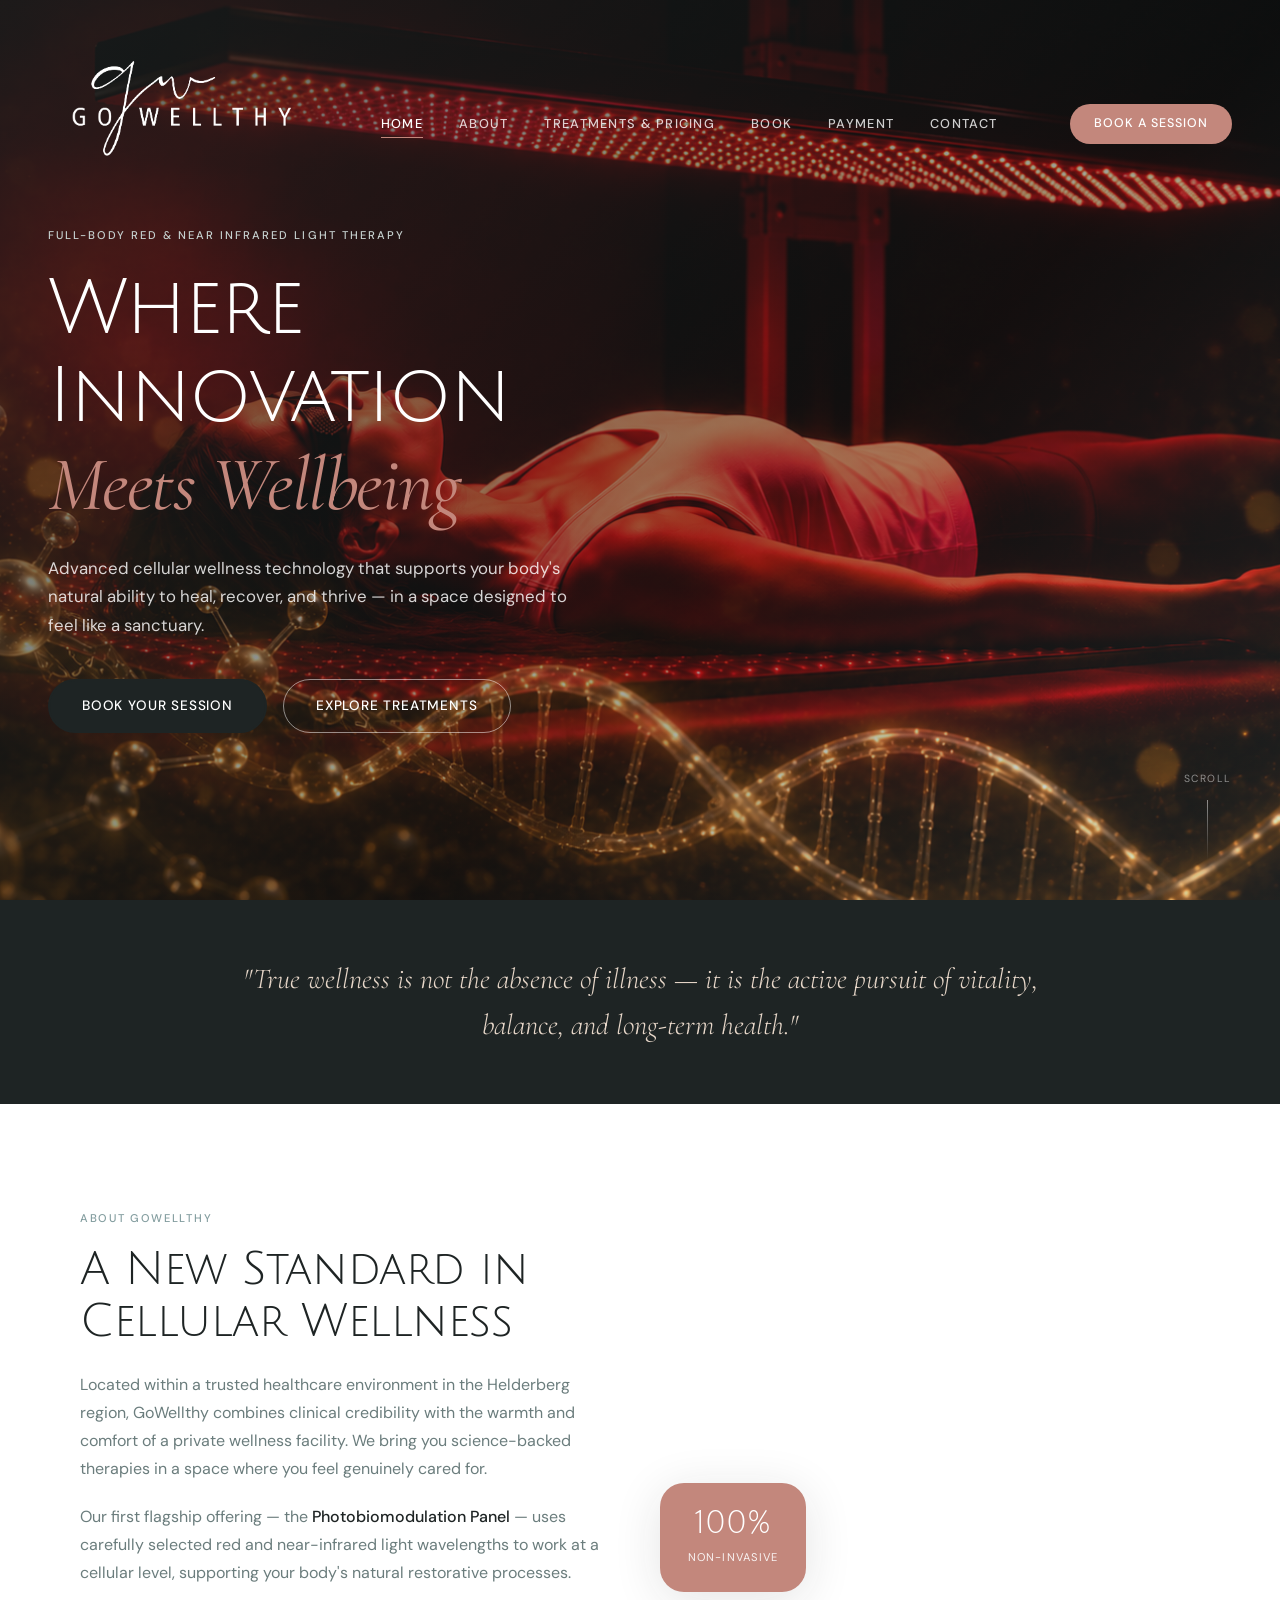
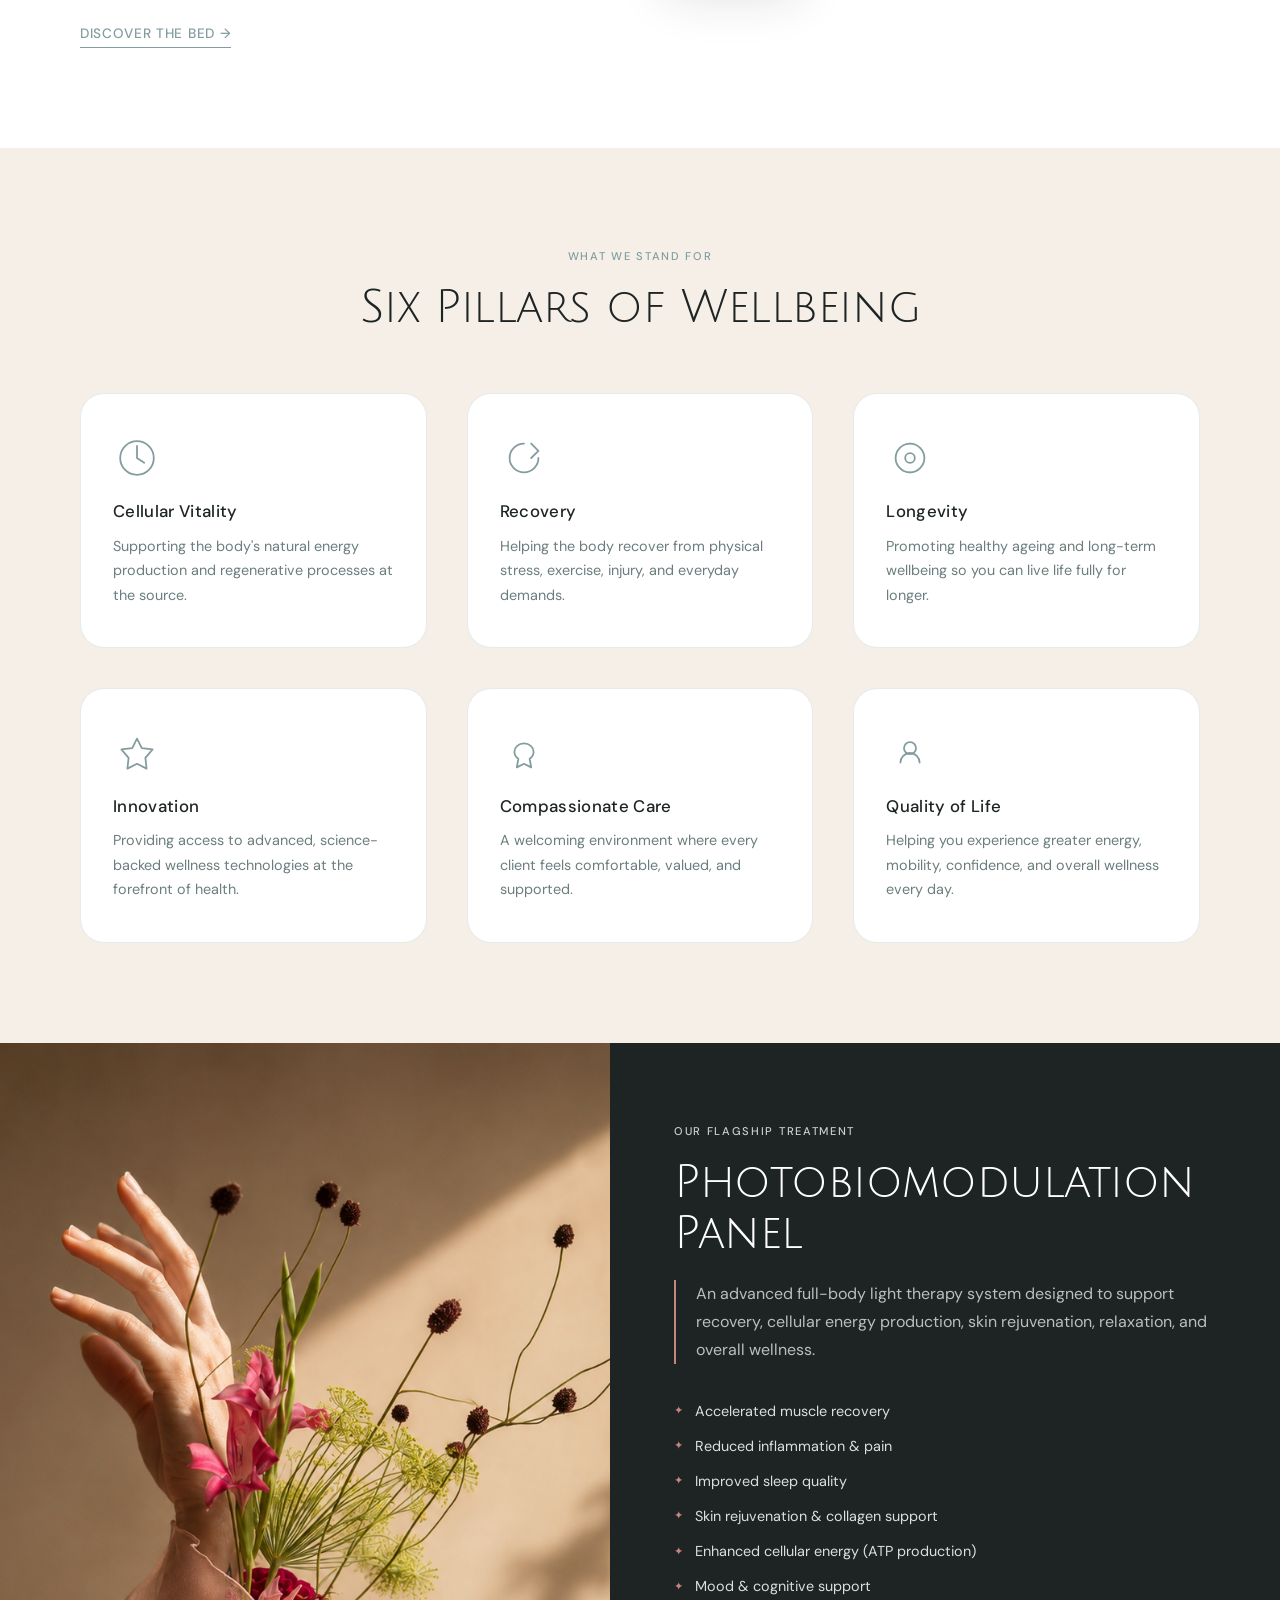
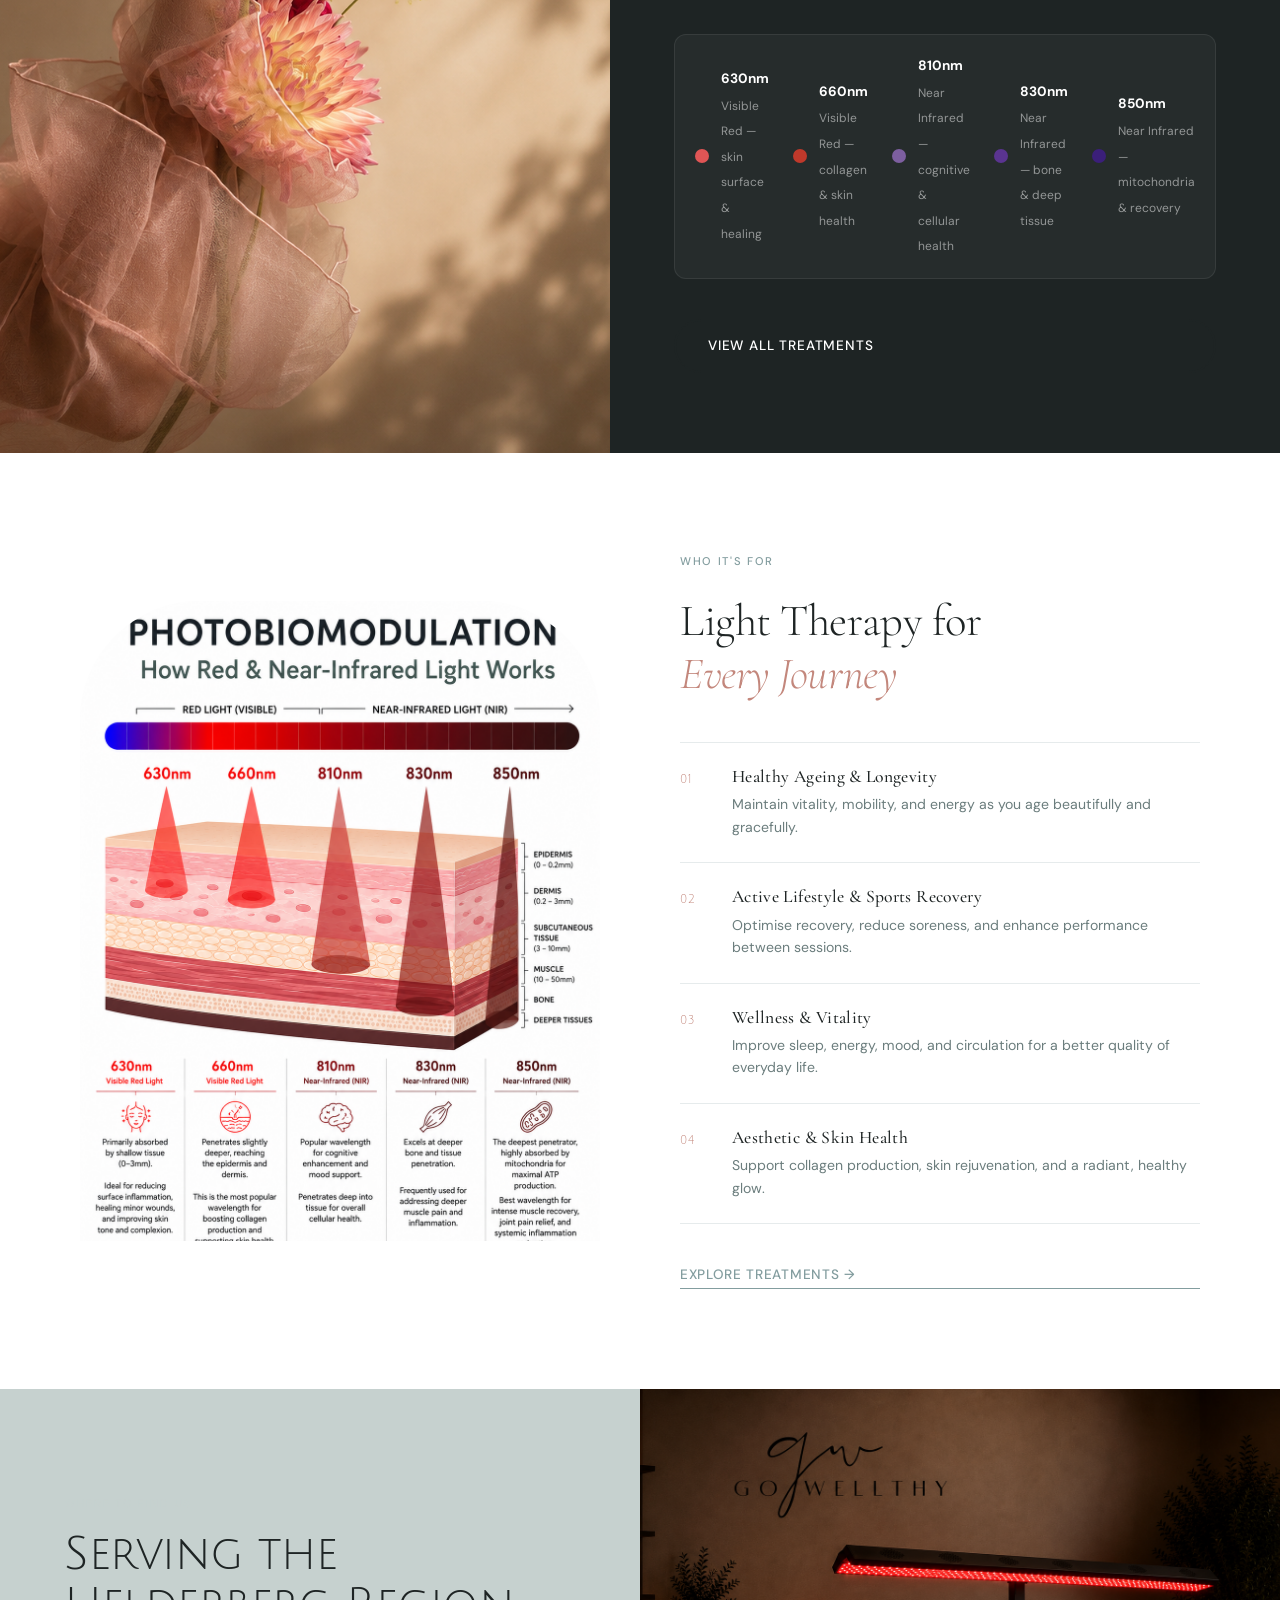
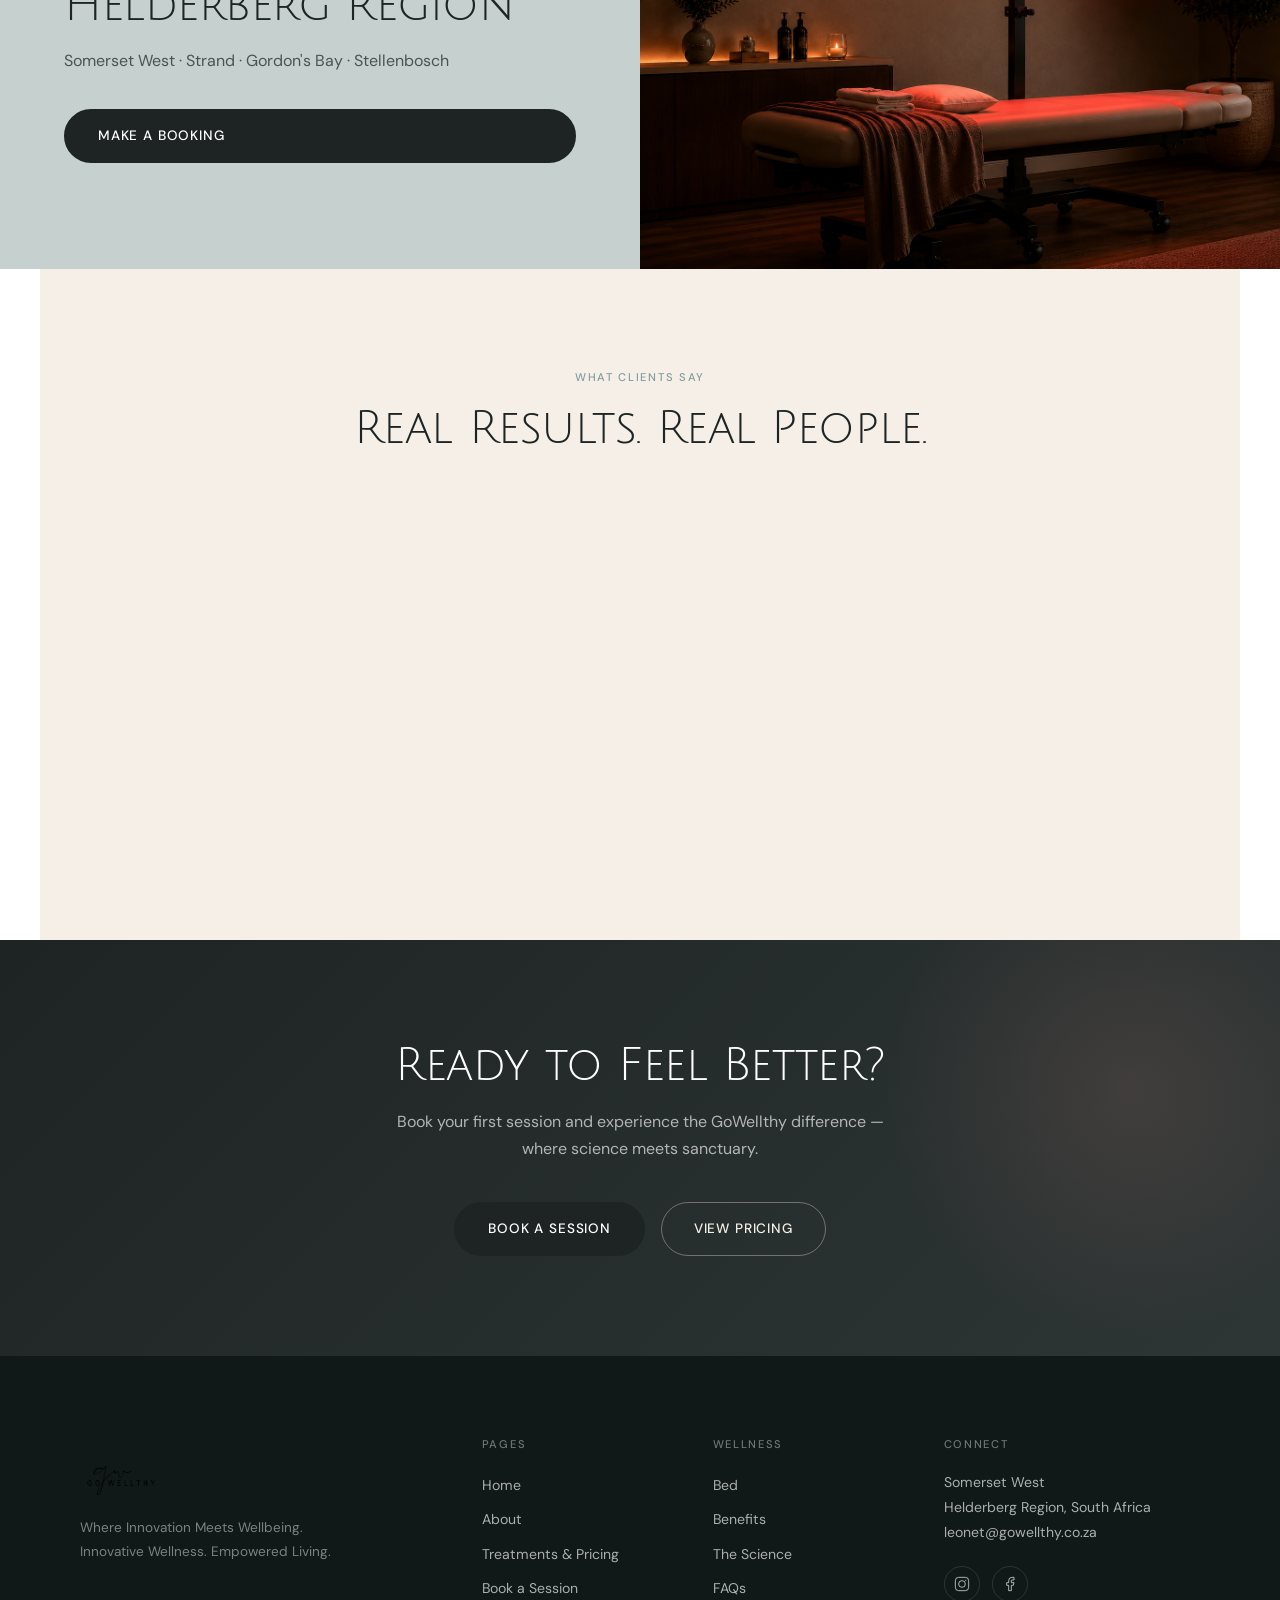
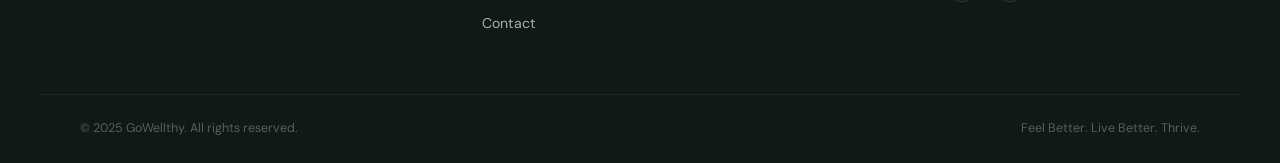
<file: index.html>
﻿<!DOCTYPE html>
<html lang="en">
<head>
  <!-- Google Tag Manager -->
  <script>(function(w,d,s,l,i){w[l]=w[l]||[];w[l].push({'gtm.start':
  new Date().getTime(),event:'gtm.js'});var f=d.getElementsByTagName(s)[0],
  j=d.createElement(s),dl=l!='dataLayer'?'&l='+l:'';j.async=true;j.src=
  'https://www.googletagmanager.com/gtm.js?id='+i+dl;f.parentNode.insertBefore(j,f);
  })(window,document,'script','dataLayer','GTM-MNTDL88Q');</script>
  <!-- End Google Tag Manager -->
  <meta charset="UTF-8" />
  <meta name="viewport" content="width=device-width, initial-scale=1.0" />
  <title>GoWellthy — Feel Better. Live Better. Thrive.</title>
  <link rel="preconnect" href="https://fonts.googleapis.com" />
  <link rel="preconnect" href="https://fonts.gstatic.com" crossorigin />
  <link href="https://fonts.googleapis.com/css2?family=Julius+Sans+One&family=Cormorant+Garamond:ital,wght@0,300;0,400;0,500;1,300;1,400&family=DM+Sans:wght@300;400;500&display=swap" rel="stylesheet" />
  <link rel="stylesheet" href="style.css" />
  <!-- Meta Pixel -->
  <script>
  !function(f,b,e,v,n,t,s){if(f.fbq)return;n=f.fbq=function(){n.callMethod?
  n.callMethod.apply(n,arguments):n.queue.push(arguments)};if(!f._fbq)f._fbq=n;
  n.push=n;n.loaded=!0;n.version='2.0';n.queue=[];t=b.createElement(e);t.async=!0;
  t.src=v;s=b.getElementsByTagName(e)[0];s.parentNode.insertBefore(t,s)}(window,
  document,'script','https://connect.facebook.net/en_US/fbevents.js');
  fbq('init', '27771052135836125');
  fbq('track', 'PageView');
  </script>
  <noscript><img height="1" width="1" style="display:none"
  src="https://www.facebook.com/tr?id=27771052135836125&ev=PageView&noscript=1"/></noscript>
</head>
<body>
  <!-- Google Tag Manager (noscript) -->
  <noscript><iframe src="https://www.googletagmanager.com/ns.html?id=GTM-MNTDL88Q"
  height="0" width="0" style="display:none;visibility:hidden"></iframe></noscript>
  <!-- End Google Tag Manager (noscript) -->

  <!-- NAV -->
  <header class="nav" id="nav">
    <a href="index.html" class="logo">
      <img src="Gowellthy Logo white new.png" alt="GoWellthy" class="logo-img" />
    </a>
    <nav class="nav-links">
      <a href="index.html" class="active">Home</a>
      <a href="about.html">About</a>
      <a href="treatments.html">Treatments & Pricing</a>
      <a href="https://cellularwellness.simplybook.me/v2/" target="_blank">Book</a>
      <a href="payment.html">Payment</a>
      <a href="contact.html">Contact</a>
    </nav>
    <a href="https://cellularwellness.simplybook.me/v2/" target="_blank" class="btn-nav">Book a Session</a>
    <button class="nav-toggle" id="navToggle" aria-label="Menu">
      <span></span><span></span><span></span>
    </button>
  </header>

  <!-- HERO -->
  <section class="hero">
    <div class="hero-img-wrap">
      <img
        src="Home Hero pic.png"
        alt="GoWellthy wellness"
        class="hero-img"
      />
      <div class="hero-overlay"></div>
    </div>
    <div class="hero-content">
      <p class="eyebrow">Full-Body Red & Near Infrared Light Therapy</p>
      <h1 class="hero-title">
        Where Innovation<br />
        <em>Meets Wellbeing</em>
      </h1>
      <p class="hero-sub">
        Advanced cellular wellness technology that supports your body's natural ability to heal, recover, and thrive — in a space designed to feel like a sanctuary.
      </p>
      <div class="hero-cta">
        <a href="https://cellularwellness.simplybook.me/v2/" target="_blank" class="btn-primary">Book Your Session</a>
        <a href="treatments.html" class="btn-ghost">Explore Treatments</a>
      </div>
    </div>
    <div class="hero-scroll">
      <span>Scroll</span>
      <div class="scroll-line"></div>
    </div>
  </section>

  <!-- BELIEF STRIP -->
  <section class="belief-strip">
    <p class="belief-text">
      <em>"True wellness is not the absence of illness — it is the active pursuit of vitality, balance, and long-term health."</em>
    </p>
  </section>

  <!-- INTRO -->
  <section class="intro container">
    <div class="intro-text">
      <span class="label">About GoWellthy</span>
      <h2>A New Standard in<br />Cellular Wellness</h2>
      <p>
        Located within a trusted healthcare environment in the Helderberg region, GoWellthy combines clinical credibility with the warmth and comfort of a private wellness facility. We bring you science-backed therapies in a space where you feel genuinely cared for.
      </p>
      <p>
        Our first flagship offering — the <strong>Photobiomodulation Panel</strong> — uses carefully selected red and near-infrared light wavelengths to work at a cellular level, supporting your body's natural restorative processes.
      </p>
      <a href="treatments.html" class="link-arrow">Discover the Bed →</a>
    </div>
    <div class="intro-visual">
      <div class="intro-img-wrap">
        <video autoplay muted loop playsinline>
          <source src="Gowellthy Video Smaller.mp4" type="video/mp4" />
        </video>
      </div>
      <div class="intro-badge">
        <span class="badge-num">100%</span>
        <span class="badge-label">Non-Invasive</span>
      </div>
    </div>
  </section>

  <!-- PILLARS -->
  <section class="pillars">
    <div class="container">
      <div class="section-header">
        <span class="label">What We Stand For</span>
        <h2>Six Pillars of Wellbeing</h2>
      </div>
      <div class="pillars-grid">
        <div class="pillar">
          <div class="pillar-icon">
            <svg viewBox="0 0 40 40" fill="none"><circle cx="20" cy="20" r="14" stroke="currentColor" stroke-width="1.5"/><path d="M20 10v10l6 4" stroke="currentColor" stroke-width="1.5" stroke-linecap="round"/></svg>
          </div>
          <h3>Cellular Vitality</h3>
          <p>Supporting the body's natural energy production and regenerative processes at the source.</p>
        </div>
        <div class="pillar">
          <div class="pillar-icon">
            <svg viewBox="0 0 40 40" fill="none"><path d="M20 8c-6.627 0-12 5.373-12 12s5.373 12 12 12 12-5.373 12-12" stroke="currentColor" stroke-width="1.5" stroke-linecap="round"/><path d="M26 8l6 6-6 6" stroke="currentColor" stroke-width="1.5" stroke-linecap="round" stroke-linejoin="round"/></svg>
          </div>
          <h3>Recovery</h3>
          <p>Helping the body recover from physical stress, exercise, injury, and everyday demands.</p>
        </div>
        <div class="pillar">
          <div class="pillar-icon">
            <svg viewBox="0 0 40 40" fill="none"><path d="M20 8C13 8 8 14 8 20s5 12 12 12" stroke="currentColor" stroke-width="1.5" stroke-linecap="round"/><path d="M20 8c7 0 12 6 12 12s-5 12-12 12" stroke="currentColor" stroke-width="1.5" stroke-linecap="round"/><circle cx="20" cy="20" r="4" stroke="currentColor" stroke-width="1.5"/></svg>
          </div>
          <h3>Longevity</h3>
          <p>Promoting healthy ageing and long-term wellbeing so you can live life fully for longer.</p>
        </div>
        <div class="pillar">
          <div class="pillar-icon">
            <svg viewBox="0 0 40 40" fill="none"><polygon points="20,8 24,16 33,17 27,24 28,33 20,29 12,33 13,24 7,17 16,16" stroke="currentColor" stroke-width="1.5" stroke-linejoin="round"/></svg>
          </div>
          <h3>Innovation</h3>
          <p>Providing access to advanced, science-backed wellness technologies at the forefront of health.</p>
        </div>
        <div class="pillar">
          <div class="pillar-icon">
            <svg viewBox="0 0 40 40" fill="none"><path d="M20 12c-4.418 0-8 3.134-8 7 0 2.4 1.3 4.5 3.3 5.8L14 32l6-3 6 3-1.3-7.2c2-1.3 3.3-3.4 3.3-5.8 0-3.866-3.582-7-8-7z" stroke="currentColor" stroke-width="1.5" stroke-linejoin="round"/></svg>
          </div>
          <h3>Compassionate Care</h3>
          <p>A welcoming environment where every client feels comfortable, valued, and supported.</p>
        </div>
        <div class="pillar">
          <div class="pillar-icon">
            <svg viewBox="0 0 40 40" fill="none"><path d="M12 28c0-4.418 3.582-8 8-8s8 3.582 8 8" stroke="currentColor" stroke-width="1.5" stroke-linecap="round"/><circle cx="20" cy="16" r="5" stroke="currentColor" stroke-width="1.5"/></svg>
          </div>
          <h3>Quality of Life</h3>
          <p>Helping you experience greater energy, mobility, confidence, and overall wellness every day.</p>
        </div>
      </div>
    </div>
  </section>

  <!-- PRODUCT FEATURE -->
  <section class="product-feature">
    <div class="product-img-side">
      <img
        src="hand with flower.png.png"
        alt="light therapy"
      />
    </div>
    <div class="product-content">
      <span class="label light">Our Flagship Treatment</span>
      <h2>Photobiomodulation Panel</h2>
      <p class="product-lead">
        An advanced full-body light therapy system designed to support recovery, cellular energy production, skin rejuvenation, relaxation, and overall wellness.
      </p>
      <ul class="product-benefits">
        <li><span class="check">✦</span> Accelerated muscle recovery</li>
        <li><span class="check">✦</span> Reduced inflammation & pain</li>
        <li><span class="check">✦</span> Improved sleep quality</li>
        <li><span class="check">✦</span> Skin rejuvenation & collagen support</li>
        <li><span class="check">✦</span> Enhanced cellular energy (ATP production)</li>
        <li><span class="check">✦</span> Mood & cognitive support</li>
      </ul>
      <div class="product-wavelengths">
        <div class="wl-item">
          <span class="wl-dot" style="background:#e05555;"></span>
          <div>
            <strong>630nm</strong>
            <small>Visible Red — skin surface & healing</small>
          </div>
        </div>
        <div class="wl-item">
          <span class="wl-dot" style="background:#c0392b;"></span>
          <div>
            <strong>660nm</strong>
            <small>Visible Red — collagen & skin health</small>
          </div>
        </div>
        <div class="wl-item">
          <span class="wl-dot" style="background:#7d5fa0;"></span>
          <div>
            <strong>810nm</strong>
            <small>Near Infrared — cognitive & cellular health</small>
          </div>
        </div>
        <div class="wl-item">
          <span class="wl-dot" style="background:#5a3490;"></span>
          <div>
            <strong>830nm</strong>
            <small>Near Infrared — bone & deep tissue</small>
          </div>
        </div>
        <div class="wl-item">
          <span class="wl-dot" style="background:#3b1f7a;"></span>
          <div>
            <strong>850nm</strong>
            <small>Near Infrared — mitochondria & recovery</small>
          </div>
        </div>
      </div>
      <a href="treatments.html" class="btn-primary">View All Treatments</a>
    </div>
  </section>

  <!-- WHO IS IT FOR -->
  <section class="audience container">
    <div class="audience-split">
      <div class="audience-split-img">
        <img src="How it works.png" alt="GoWellthy — Light therapy for every journey" />
      </div>
      <div class="audience-split-content">
        <span class="label">Who It's For</span>
        <h2>Light Therapy for<br /><em>Every Journey</em></h2>
        <div class="audience-items">
          <div class="audience-item">
            <div class="audience-num">01</div>
            <div>
              <h3>Healthy Ageing & Longevity</h3>
              <p>Maintain vitality, mobility, and energy as you age beautifully and gracefully.</p>
            </div>
          </div>
          <div class="audience-item">
            <div class="audience-num">02</div>
            <div>
              <h3>Active Lifestyle & Sports Recovery</h3>
              <p>Optimise recovery, reduce soreness, and enhance performance between sessions.</p>
            </div>
          </div>
          <div class="audience-item">
            <div class="audience-num">03</div>
            <div>
              <h3>Wellness & Vitality</h3>
              <p>Improve sleep, energy, mood, and circulation for a better quality of everyday life.</p>
            </div>
          </div>
          <div class="audience-item">
            <div class="audience-num">04</div>
            <div>
              <h3>Aesthetic & Skin Health</h3>
              <p>Support collagen production, skin rejuvenation, and a radiant, healthy glow.</p>
            </div>
          </div>
        </div>
        <a href="treatments.html" class="link-arrow">Explore treatments →</a>
      </div>
    </div>
  </section>

  <!-- LOCATION STRIP -->
  <section class="location-strip">
    <div class="location-content">
      <span class="label light">Where to Find Us</span>
      <h2>Serving the Helderberg Region</h2>
      <p>Somerset West · Strand · Gordon's Bay · Stellenbosch</p>
      <a href="https://cellularwellness.simplybook.me/v2/" target="_blank" class="btn-primary">Make a Booking</a>
    </div>
    <div class="location-visual">
      <img src="therapy-bed.jpg.png" alt="GoWellthy wellness space" />
    </div>
  </section>

  <!-- TESTIMONIALS -->
  <section class="testimonials container">
    <div class="section-header">
      <span class="label">What Clients Say</span>
      <h2>Real Results. Real People.</h2>
    </div>
    <div class="testimonials-grid">
      <div class="testimonial">
        <div class="stars">✦ ✦ ✦ ✦ ✦</div>
        <p>"After just a few sessions in the bed, my post-training recovery time dropped significantly. I feel less inflamed, sleep better, and have noticeably more energy. This is now a non-negotiable part of my routine."</p>
        <div class="testimonial-author">
          <div class="author-avatar" style="background:#c6d1cf">S</div>
          <div>
            <strong>Sarah M.</strong>
            <small>Fitness enthusiast, Somerset West</small>
          </div>
        </div>
      </div>
      <div class="testimonial featured">
        <div class="stars">✦ ✦ ✦ ✦ ✦</div>
        <p>"As someone managing chronic inflammation, I was hesitant but open-minded. The results have been remarkable. The environment itself is calming — it feels like a luxury spa, not a medical room. Highly recommend."</p>
        <div class="testimonial-author">
          <div class="author-avatar" style="background:#c3877c">R</div>
          <div>
            <strong>Ronel K.</strong>
            <small>Wellness client, Stellenbosch</small>
          </div>
        </div>
      </div>
      <div class="testimonial">
        <div class="stars">✦ ✦ ✦ ✦ ✦</div>
        <p>"The skin benefits alone have been worth every session. My complexion is clearer, firmer, and my fine lines have visibly softened. Leonet and the team are genuinely passionate about what they do — you feel it."</p>
        <div class="testimonial-author">
          <div class="author-avatar" style="background:#839d9f">A</div>
          <div>
            <strong>Amanda V.</strong>
            <small>Aesthetics client, Strand</small>
          </div>
        </div>
      </div>
    </div>
  </section>

  <!-- CTA BANNER -->
  <section class="cta-banner">
    <div class="cta-inner container">
      <h2>Ready to Feel Better?</h2>
      <p>Book your first session and experience the GoWellthy difference — where science meets sanctuary.</p>
      <div class="cta-actions">
        <a href="https://cellularwellness.simplybook.me/v2/" target="_blank" class="btn-primary">Book a Session</a>
        <a href="payment.html" class="btn-ghost-dark">View Pricing</a>
      </div>
    </div>
  </section>

  <!-- FOOTER -->
  <footer class="footer">
    <div class="footer-inner container">
      <div class="footer-brand">
        <a href="index.html" class="logo">
          <img src="Gowellthy Logo New New.png" alt="GoWellthy" class="logo-img footer-logo-img" />
        </a>
        <p>Where Innovation Meets Wellbeing.<br />Innovative Wellness. Empowered Living.</p>
      </div>
      <div class="footer-links">
        <h4>Pages</h4>
        <a href="index.html">Home</a>
        <a href="about.html">About</a>
        <a href="treatments.html">Treatments & Pricing</a>
        <a href="https://cellularwellness.simplybook.me/v2/" target="_blank">Book a Session</a>
        <a href="contact.html">Contact</a>
      </div>
      <div class="footer-links">
        <h4>Wellness</h4>
        <a href="treatments.html#">Bed</a>
        <a href="treatments.html#benefits">Benefits</a>
        <a href="treatments.html#science">The Science</a>
        <a href="treatments.html#faq">FAQs</a>
      </div>
      <div class="footer-contact">
        <h4>Connect</h4>
        <p>Somerset West<br />Helderberg Region, South Africa</p>
        <a href="mailto:leonet@gowellthy.com">leonet@gowellthy.co.za</a>
        <div class="social-links">
          <a href="https://www.instagram.com/cellularwellness_?igsh=Ynl3b3Vybm5nbHQx&utm_source=qr" target="_blank" rel="noopener" aria-label="Instagram">
            <svg viewBox="0 0 24 24" fill="none" stroke="currentColor" stroke-width="1.5"><rect x="2" y="2" width="20" height="20" rx="5"/><circle cx="12" cy="12" r="5"/><circle cx="17.5" cy="6.5" r="1" fill="currentColor" stroke="none"/></svg>
          </a>
          <a href="https://www.facebook.com/gowellthy" target="_blank" rel="noopener" aria-label="Facebook">
            <svg viewBox="0 0 24 24" fill="none" stroke="currentColor" stroke-width="1.5"><path d="M18 2h-3a5 5 0 00-5 5v3H7v4h3v8h4v-8h3l1-4h-4V7a1 1 0 011-1h3z"/></svg>
          </a>
        </div>
      </div>
    </div>
    <div class="footer-bottom container">
      <p>© 2025 GoWellthy. All rights reserved.</p>
      <p>Feel Better. Live Better. Thrive.</p>
    </div>
  </footer>

  <script src="main.js"></script>
</body>
</html>
</file>
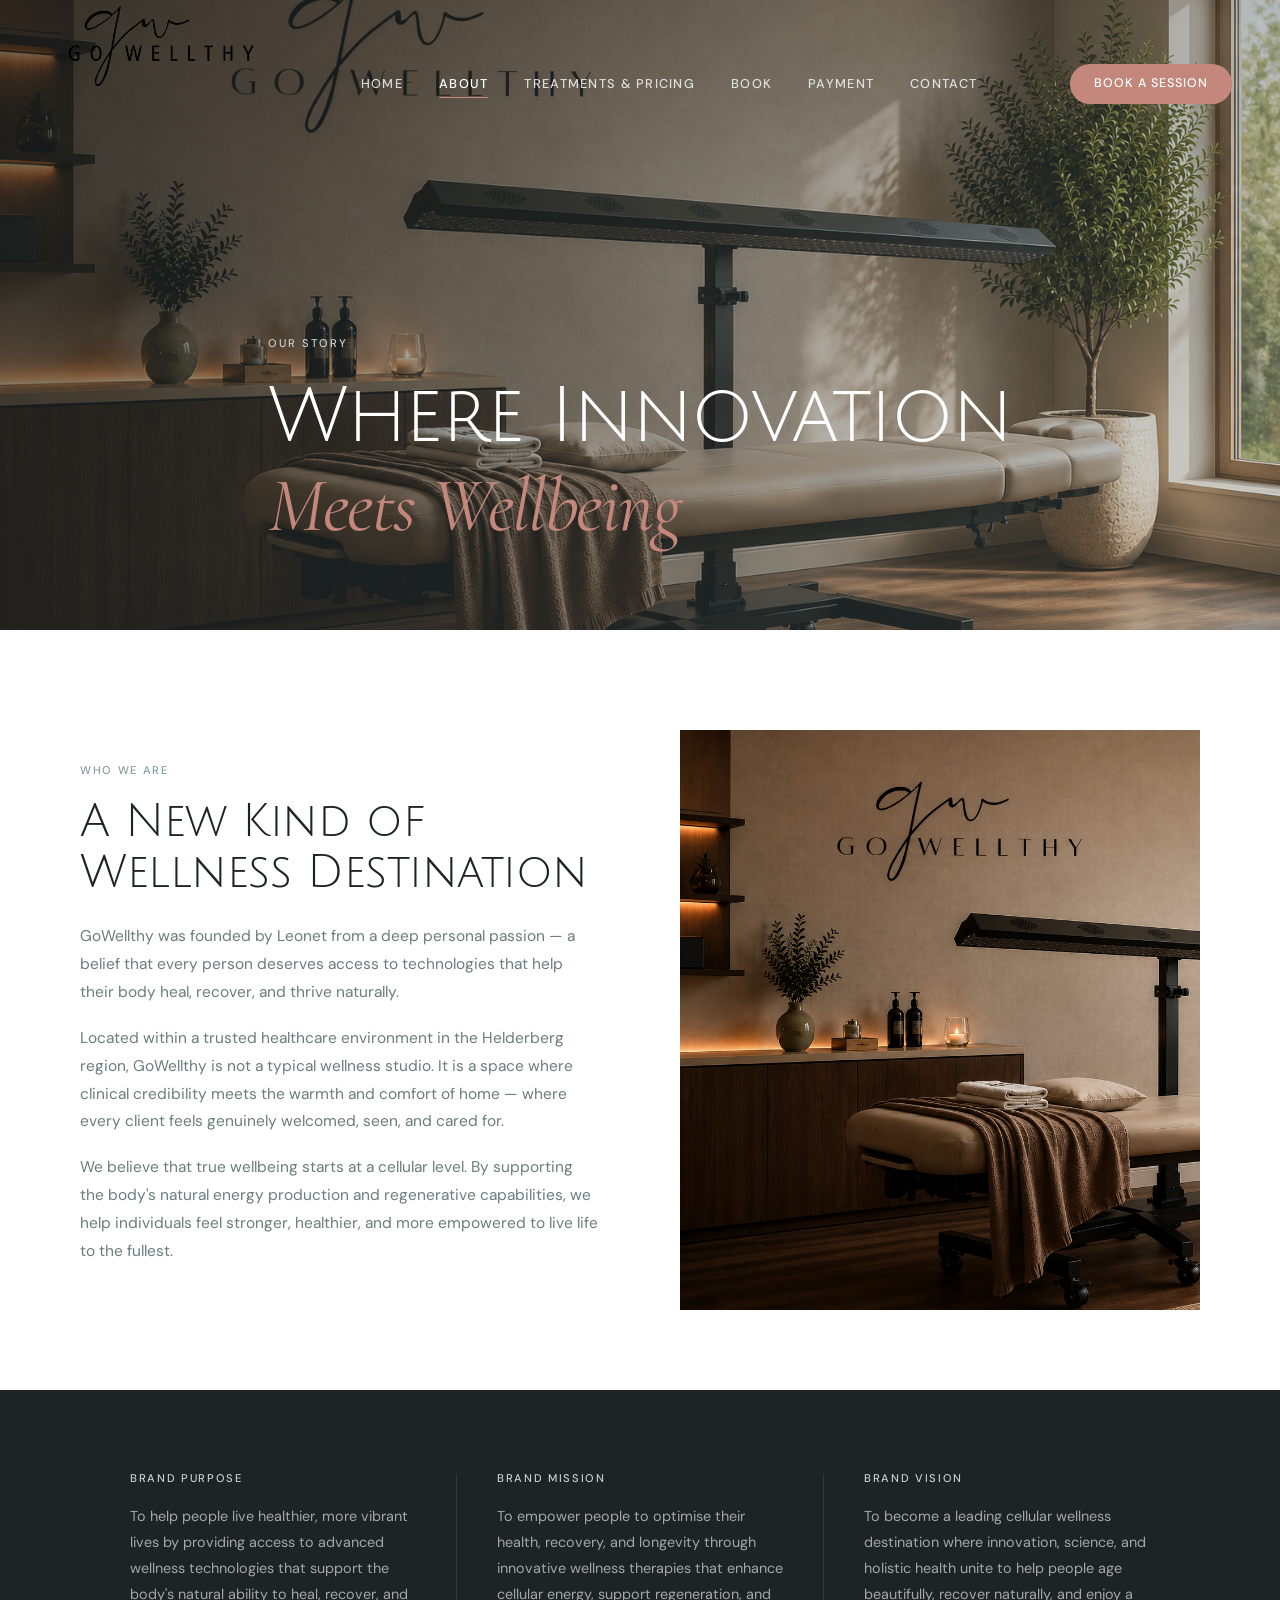
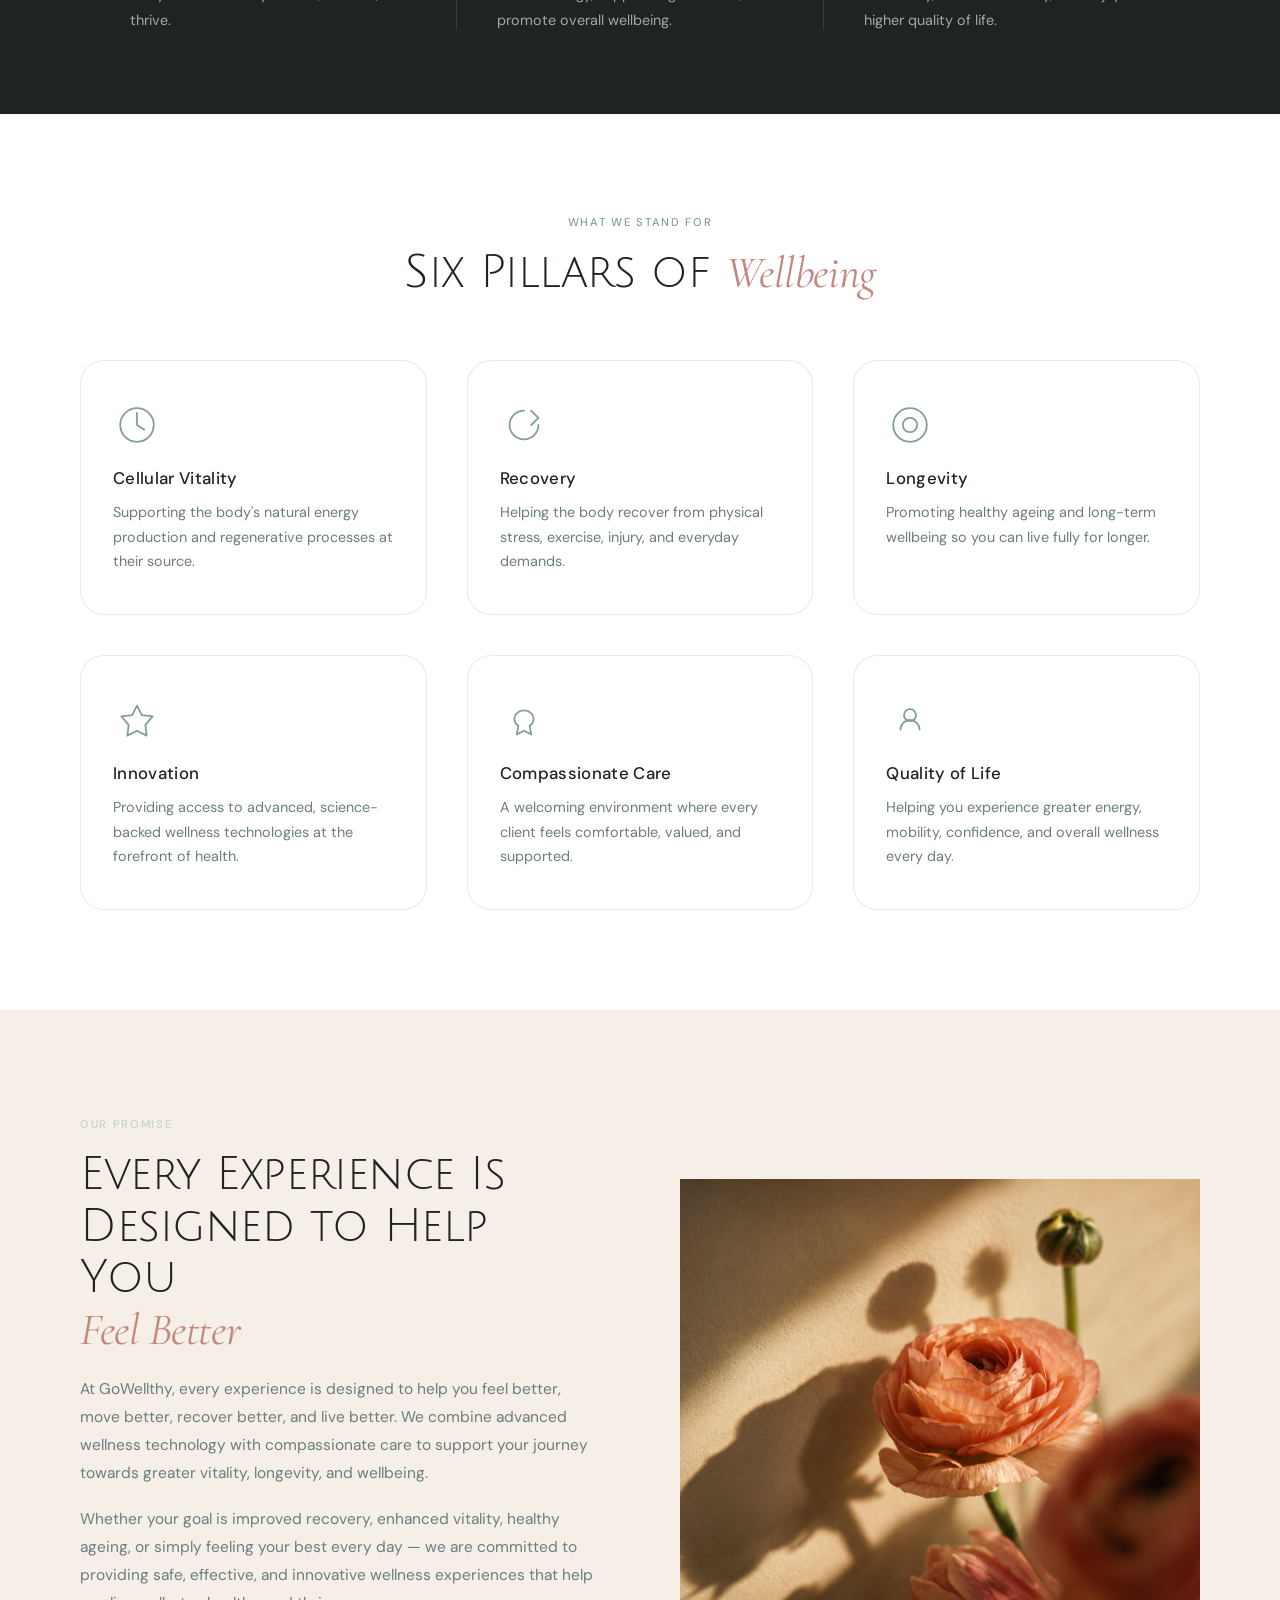
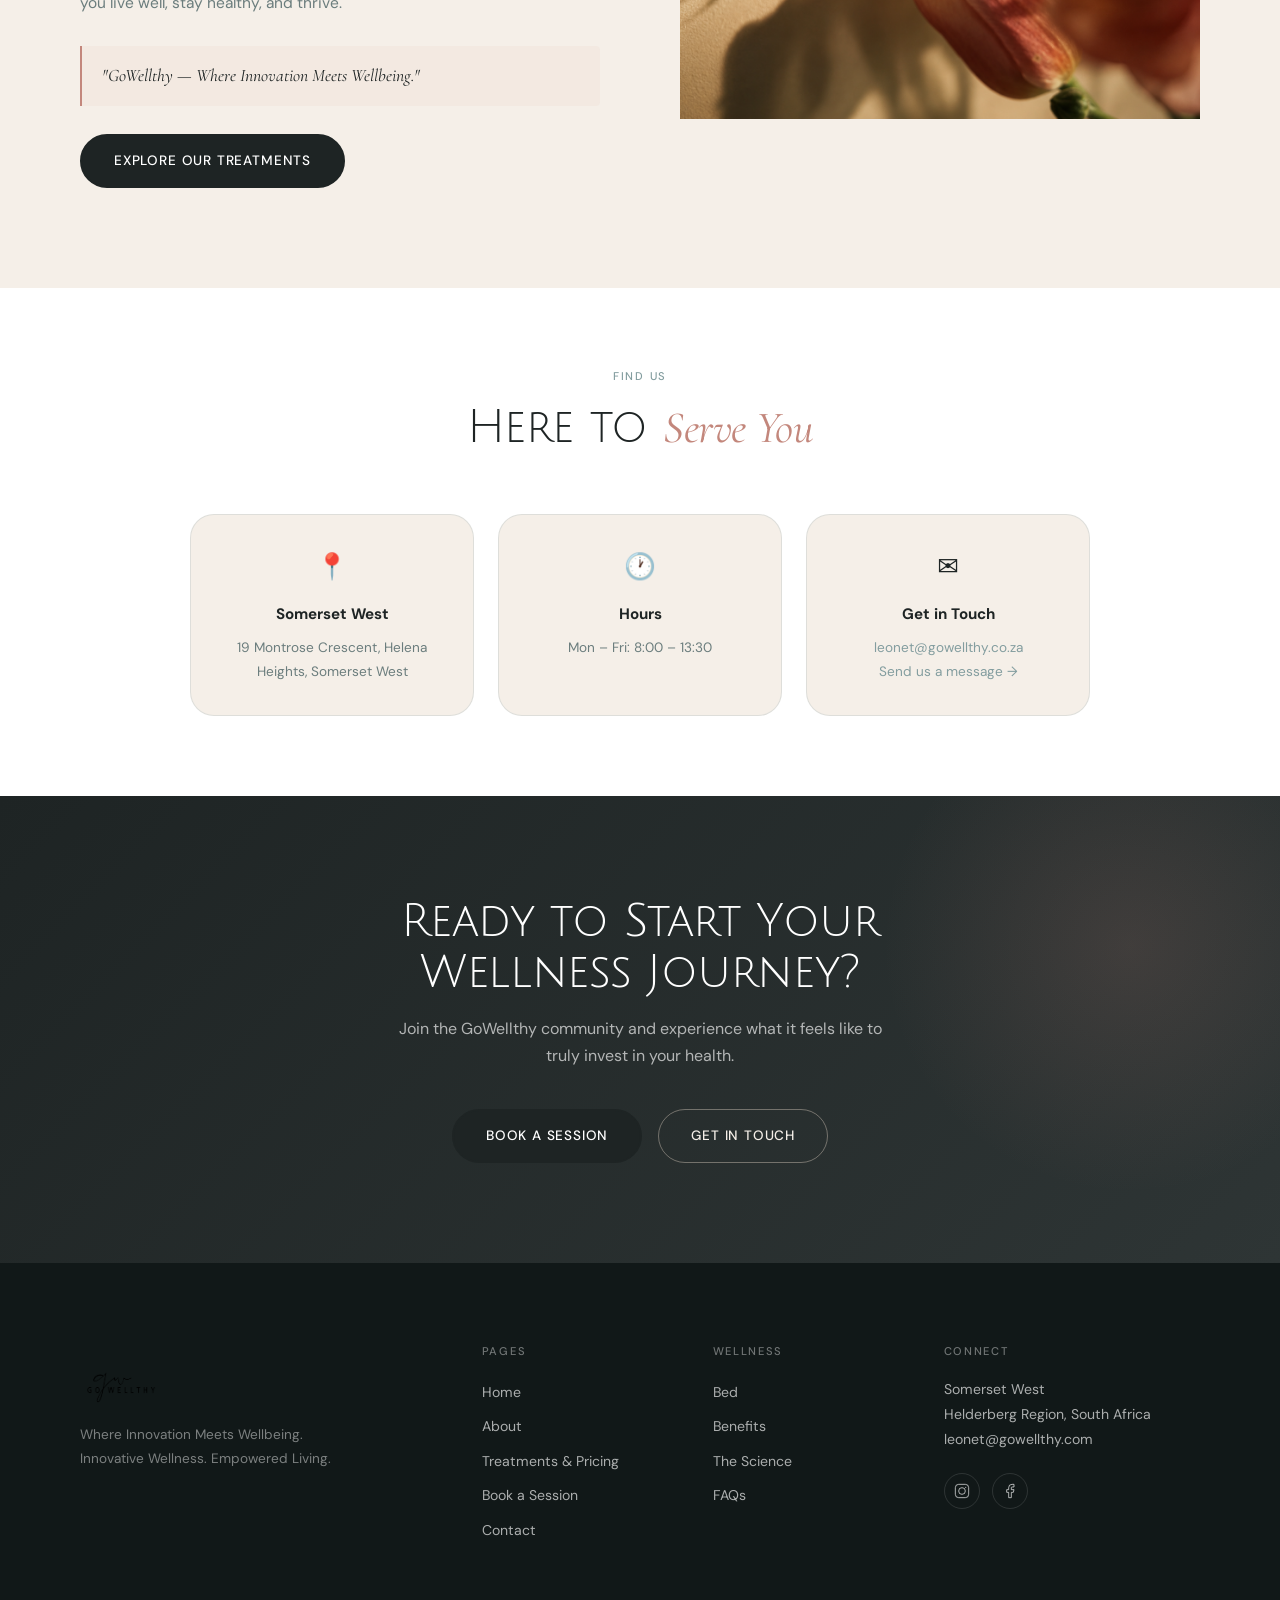
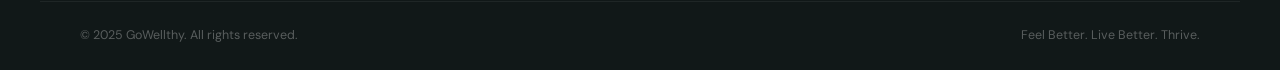
<file: about.html>
﻿<!DOCTYPE html>
<html lang="en">
<head>
  <!-- Google Tag Manager -->
  <script>(function(w,d,s,l,i){w[l]=w[l]||[];w[l].push({'gtm.start':
  new Date().getTime(),event:'gtm.js'});var f=d.getElementsByTagName(s)[0],
  j=d.createElement(s),dl=l!='dataLayer'?'&l='+l:'';j.async=true;j.src=
  'https://www.googletagmanager.com/gtm.js?id='+i+dl;f.parentNode.insertBefore(j,f);
  })(window,document,'script','dataLayer','GTM-MNTDL88Q');</script>
  <!-- End Google Tag Manager -->
  <meta charset="UTF-8" />
  <meta name="viewport" content="width=device-width, initial-scale=1.0" />
  <title>About — GoWellthy</title>
  <link rel="preconnect" href="https://fonts.googleapis.com" />
  <link rel="preconnect" href="https://fonts.gstatic.com" crossorigin />
  <link href="https://fonts.googleapis.com/css2?family=Julius+Sans+One&family=Cormorant+Garamond:ital,wght@0,300;0,400;0,500;1,300;1,400&family=DM+Sans:wght@300;400;500&display=swap" rel="stylesheet" />
  <link rel="stylesheet" href="style.css" />
  <!-- Meta Pixel -->
  <script>
  !function(f,b,e,v,n,t,s){if(f.fbq)return;n=f.fbq=function(){n.callMethod?
  n.callMethod.apply(n,arguments):n.queue.push(arguments)};if(!f._fbq)f._fbq=n;
  n.push=n;n.loaded=!0;n.version='2.0';n.queue=[];t=b.createElement(e);t.async=!0;
  t.src=v;s=b.getElementsByTagName(e)[0];s.parentNode.insertBefore(t,s)}(window,
  document,'script','https://connect.facebook.net/en_US/fbevents.js');
  fbq('init', '27771052135836125');
  fbq('track', 'PageView');
  </script>
  <noscript><img height="1" width="1" style="display:none"
  src="https://www.facebook.com/tr?id=27771052135836125&ev=PageView&noscript=1"/></noscript>
</head>
<body>
  <!-- Google Tag Manager (noscript) -->
  <noscript><iframe src="https://www.googletagmanager.com/ns.html?id=GTM-MNTDL88Q"
  height="0" width="0" style="display:none;visibility:hidden"></iframe></noscript>
  <!-- End Google Tag Manager (noscript) -->

  <header class="nav scrolled" id="nav">
    <a href="index.html" class="logo">
      <img src="Gowellthy Logo New New.png" alt="GoWellthy" class="logo-img logo-img-dark" />
    </a>
    <nav class="nav-links">
      <a href="index.html">Home</a>
      <a href="about.html" class="active">About</a>
      <a href="treatments.html">Treatments & Pricing</a>
      <a href="https://cellularwellness.simplybook.me/v2/" target="_blank">Book</a>
      <a href="payment.html">Payment</a>
      <a href="contact.html">Contact</a>
    </nav>
    <a href="https://cellularwellness.simplybook.me/v2/" target="_blank" class="btn-nav">Book a Session</a>
    <button class="nav-toggle" id="navToggle" aria-label="Menu"><span></span><span></span><span></span></button>
  </header>

  <!-- HERO -->
  <section class="about-hero">
    <div class="about-hero-img">
      <img src="theraphy-bed2.jpg.png" alt="GoWellthy wellness space" />
      <div class="hero-overlay" style="background:linear-gradient(135deg,rgba(30,36,36,0.65) 0%,rgba(131,157,159,0.25) 100%)"></div>
    </div>
    <div class="about-hero-content container">
      <p class="eyebrow">Our Story</p>
      <h1>Where Innovation<br /><em>Meets Wellbeing</em></h1>
    </div>
  </section>

  <!-- INTRO STORY -->
  <section class="about-intro container">
    <div class="about-intro-text">
      <span class="label">Who We Are</span>
      <h2>A New Kind of<br />Wellness Destination</h2>
      <p>
        GoWellthy was founded by Leonet from a deep personal passion — a belief that every person deserves access to technologies that help their body heal, recover, and thrive naturally.
      </p>
      <p>
        Located within a trusted healthcare environment in the Helderberg region, GoWellthy is not a typical wellness studio. It is a space where clinical credibility meets the warmth and comfort of home — where every client feels genuinely welcomed, seen, and cared for.
      </p>
      <p>
        We believe that true wellbeing starts at a cellular level. By supporting the body's natural energy production and regenerative capabilities, we help individuals feel stronger, healthier, and more empowered to live life to the fullest.
      </p>
    </div>
    <div class="about-intro-visual">
      <div class="about-img-single">
        <img src="theraphy-bed2.jpg.png" alt="GoWellthy therapy space" />
      </div>
    </div>
  </section>

  <!-- PURPOSE STRIP -->
  <section class="purpose-strip">
    <div class="container">
      <div class="purpose-grid">
        <div class="purpose-item">
          <span class="label light">Brand Purpose</span>
          <p>To help people live healthier, more vibrant lives by providing access to advanced wellness technologies that support the body's natural ability to heal, recover, and thrive.</p>
        </div>
        <div class="purpose-divider"></div>
        <div class="purpose-item">
          <span class="label light">Brand Mission</span>
          <p>To empower people to optimise their health, recovery, and longevity through innovative wellness therapies that enhance cellular energy, support regeneration, and promote overall wellbeing.</p>
        </div>
        <div class="purpose-divider"></div>
        <div class="purpose-item">
          <span class="label light">Brand Vision</span>
          <p>To become a leading cellular wellness destination where innovation, science, and holistic health unite to help people age beautifully, recover naturally, and enjoy a higher quality of life.</p>
        </div>
      </div>
    </div>
  </section>

  <!-- VALUES -->
  <section class="values-section container">
    <div class="section-header">
      <span class="label">What We Stand For</span>
      <h2>Six Pillars of <em>Wellbeing</em></h2>
    </div>
    <div class="pillars-grid">
      <div class="pillar">
        <div class="pillar-icon">
          <svg viewBox="0 0 40 40" fill="none"><circle cx="20" cy="20" r="14" stroke="currentColor" stroke-width="1.5"/><path d="M20 10v10l6 4" stroke="currentColor" stroke-width="1.5" stroke-linecap="round"/></svg>
        </div>
        <h3>Cellular Vitality</h3>
        <p>Supporting the body's natural energy production and regenerative processes at their source.</p>
      </div>
      <div class="pillar">
        <div class="pillar-icon">
          <svg viewBox="0 0 40 40" fill="none"><path d="M20 8c-6.627 0-12 5.373-12 12s5.373 12 12 12 12-5.373 12-12" stroke="currentColor" stroke-width="1.5" stroke-linecap="round"/><path d="M26 8l6 6-6 6" stroke="currentColor" stroke-width="1.5" stroke-linecap="round" stroke-linejoin="round"/></svg>
        </div>
        <h3>Recovery</h3>
        <p>Helping the body recover from physical stress, exercise, injury, and everyday demands.</p>
      </div>
      <div class="pillar">
        <div class="pillar-icon">
          <svg viewBox="0 0 40 40" fill="none"><circle cx="20" cy="20" r="14" stroke="currentColor" stroke-width="1.5"/><circle cx="20" cy="20" r="6" stroke="currentColor" stroke-width="1.5"/></svg>
        </div>
        <h3>Longevity</h3>
        <p>Promoting healthy ageing and long-term wellbeing so you can live fully for longer.</p>
      </div>
      <div class="pillar">
        <div class="pillar-icon">
          <svg viewBox="0 0 40 40" fill="none"><polygon points="20,8 24,16 33,17 27,24 28,33 20,29 12,33 13,24 7,17 16,16" stroke="currentColor" stroke-width="1.5" stroke-linejoin="round"/></svg>
        </div>
        <h3>Innovation</h3>
        <p>Providing access to advanced, science-backed wellness technologies at the forefront of health.</p>
      </div>
      <div class="pillar">
        <div class="pillar-icon">
          <svg viewBox="0 0 40 40" fill="none"><path d="M20 12c-4.418 0-8 3.134-8 7 0 2.4 1.3 4.5 3.3 5.8L14 32l6-3 6 3-1.3-7.2c2-1.3 3.3-3.4 3.3-5.8 0-3.866-3.582-7-8-7z" stroke="currentColor" stroke-width="1.5" stroke-linejoin="round"/></svg>
        </div>
        <h3>Compassionate Care</h3>
        <p>A welcoming environment where every client feels comfortable, valued, and supported.</p>
      </div>
      <div class="pillar">
        <div class="pillar-icon">
          <svg viewBox="0 0 40 40" fill="none"><path d="M12 28c0-4.418 3.582-8 8-8s8 3.582 8 8" stroke="currentColor" stroke-width="1.5" stroke-linecap="round"/><circle cx="20" cy="16" r="5" stroke="currentColor" stroke-width="1.5"/></svg>
        </div>
        <h3>Quality of Life</h3>
        <p>Helping you experience greater energy, mobility, confidence, and overall wellness every day.</p>
      </div>
    </div>
  </section>

  <!-- PROMISE -->
  <section class="promise-section">
    <div class="container">
      <div class="promise-inner">
        <div class="promise-text">
          <span class="label light">Our Promise</span>
          <h2>Every Experience Is Designed to Help You<br /><em>Feel Better</em></h2>
          <p>
            At GoWellthy, every experience is designed to help you feel better, move better, recover better, and live better. We combine advanced wellness technology with compassionate care to support your journey towards greater vitality, longevity, and wellbeing.
          </p>
          <p>
            Whether your goal is improved recovery, enhanced vitality, healthy ageing, or simply feeling your best every day — we are committed to providing safe, effective, and innovative wellness experiences that help you live well, stay healthy, and thrive.
          </p>
          <blockquote class="brand-quote">
            <em>"GoWellthy — Where Innovation Meets Wellbeing."</em>
          </blockquote>
          <a href="treatments.html" class="btn-primary">Explore Our Treatments</a>
        </div>
        <div class="promise-img">
          <img src="flower.jpg.png" alt="GoWellthy wellness" />
        </div>
      </div>
    </div>
  </section>

  <!-- LOCATION -->
  <section class="about-location container">
    <div class="section-header">
      <span class="label">Find Us</span>
      <h2>Here to <em>Serve You</em></h2>
    </div>
    <div class="location-cards">
      <div class="loc-card">
        <div class="loc-icon">📍</div>
        <h4>Somerset West</h4>
        <p>19 Montrose Crescent, Helena Heights, Somerset West</p>
      </div>
      <div class="loc-card">
        <div class="loc-icon">🕐</div>
        <h4>Hours</h4>
        <p>Mon – Fri: 8:00 – 13:30</p>
      </div>
      <div class="loc-card">
        <div class="loc-icon">✉️</div>
        <h4>Get in Touch</h4>
        <p><a href="mailto:leonet@gowellthy.com" style="color:var(--teal)">leonet@gowellthy.co.za</a><br /><a href="contact.html" style="color:var(--teal)">Send us a message →</a></p>
      </div>
    </div>
  </section>

  <!-- CTA -->
  <section class="cta-banner">
    <div class="cta-inner container">
      <h2>Ready to Start Your<br />Wellness Journey?</h2>
      <p>Join the GoWellthy community and experience what it feels like to truly invest in your health.</p>
      <div class="cta-actions">
        <a href="https://cellularwellness.simplybook.me/v2/" target="_blank" class="btn-primary">Book a Session</a>
        <a href="contact.html" class="btn-ghost-dark">Get in Touch</a>
      </div>
    </div>
  </section>

  <footer class="footer">
    <div class="footer-inner container">
      <div class="footer-brand">
        <a href="index.html" class="logo"><img src="Gowellthy Logo New New.png" alt="GoWellthy" class="logo-img footer-logo-img" /></a>
        <p>Where Innovation Meets Wellbeing.<br />Innovative Wellness. Empowered Living.</p>
      </div>
      <div class="footer-links">
        <h4>Pages</h4>
        <a href="index.html">Home</a>
        <a href="about.html">About</a>
        <a href="treatments.html">Treatments & Pricing</a>
        <a href="https://cellularwellness.simplybook.me/v2/" target="_blank">Book a Session</a>
        <a href="contact.html">Contact</a>
      </div>
      <div class="footer-links">
        <h4>Wellness</h4>
        <a href="treatments.html#">Bed</a>
        <a href="treatments.html#benefits">Benefits</a>
        <a href="treatments.html#science">The Science</a>
        <a href="treatments.html#faq">FAQs</a>
      </div>
      <div class="footer-contact">
        <h4>Connect</h4>
        <p>Somerset West<br />Helderberg Region, South Africa</p>
        <a href="mailto:leonet@gowellthy.com">leonet@gowellthy.com</a>
        <div class="social-links">
          <a href="https://www.instagram.com/cellularwellness_?igsh=Ynl3b3Vybm5nbHQx&utm_source=qr" target="_blank" rel="noopener" aria-label="Instagram"><svg viewBox="0 0 24 24" fill="none" stroke="currentColor" stroke-width="1.5"><rect x="2" y="2" width="20" height="20" rx="5"/><circle cx="12" cy="12" r="5"/><circle cx="17.5" cy="6.5" r="1" fill="currentColor" stroke="none"/></svg></a>
          <a href="https://www.facebook.com/gowellthy" target="_blank" rel="noopener" aria-label="Facebook"><svg viewBox="0 0 24 24" fill="none" stroke="currentColor" stroke-width="1.5"><path d="M18 2h-3a5 5 0 00-5 5v3H7v4h3v8h4v-8h3l1-4h-4V7a1 1 0 011-1h3z"/></svg></a>
        </div>
      </div>
    </div>
    <div class="footer-bottom container">
      <p>© 2025 GoWellthy. All rights reserved.</p>
      <p>Feel Better. Live Better. Thrive.</p>
    </div>
  </footer>

  <script src="main.js"></script>
</body>
</html>
</file>
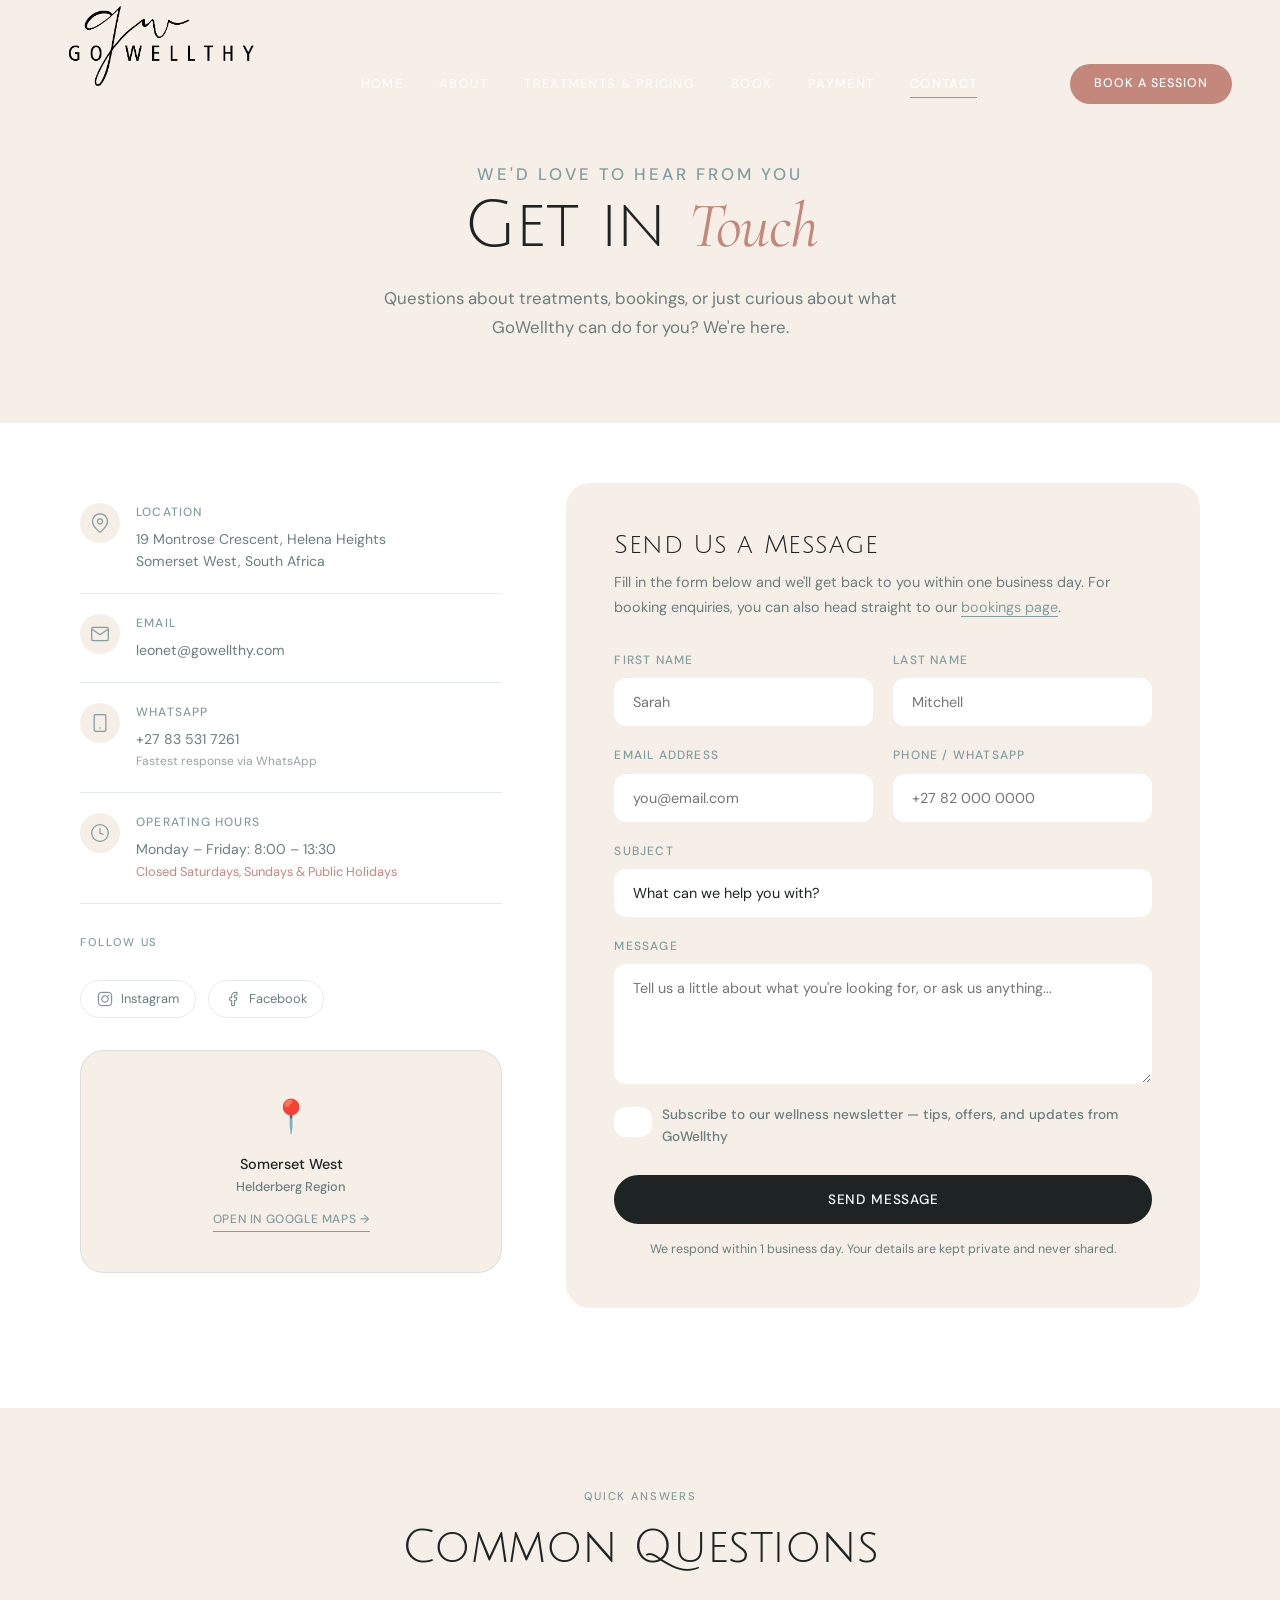
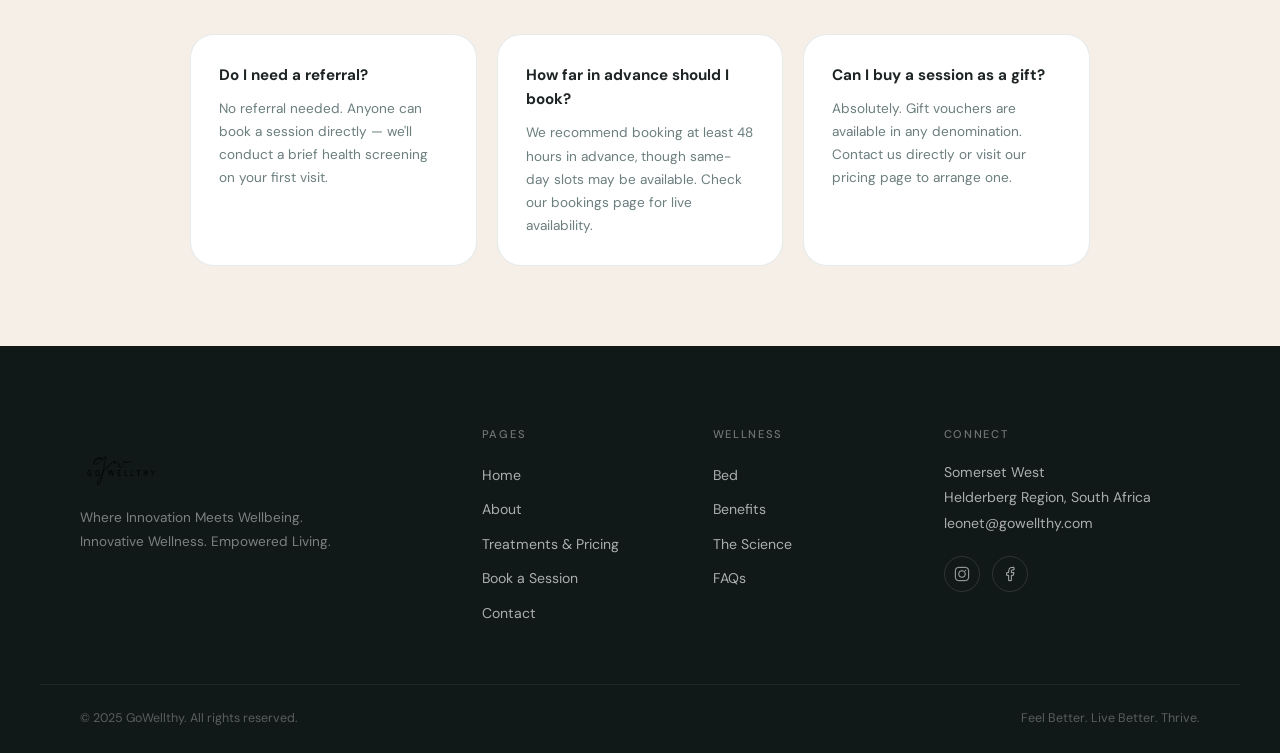
<file: contact.html>
﻿<!DOCTYPE html>
<html lang="en">
<head>
  <!-- Google Tag Manager -->
  <script>(function(w,d,s,l,i){w[l]=w[l]||[];w[l].push({'gtm.start':
  new Date().getTime(),event:'gtm.js'});var f=d.getElementsByTagName(s)[0],
  j=d.createElement(s),dl=l!='dataLayer'?'&l='+l:'';j.async=true;j.src=
  'https://www.googletagmanager.com/gtm.js?id='+i+dl;f.parentNode.insertBefore(j,f);
  })(window,document,'script','dataLayer','GTM-MNTDL88Q');</script>
  <!-- End Google Tag Manager -->
  <meta charset="UTF-8" />
  <meta name="viewport" content="width=device-width, initial-scale=1.0" />
  <title>Contact — GoWellthy</title>
  <link rel="preconnect" href="https://fonts.googleapis.com" />
  <link rel="preconnect" href="https://fonts.gstatic.com" crossorigin />
  <link href="https://fonts.googleapis.com/css2?family=Julius+Sans+One&family=Cormorant+Garamond:ital,wght@0,300;0,400;0,500;1,300;1,400&family=DM+Sans:wght@300;400;500&display=swap" rel="stylesheet" />
  <link rel="stylesheet" href="style.css" />
  <!-- Meta Pixel -->
  <script>
  !function(f,b,e,v,n,t,s){if(f.fbq)return;n=f.fbq=function(){n.callMethod?
  n.callMethod.apply(n,arguments):n.queue.push(arguments)};if(!f._fbq)f._fbq=n;
  n.push=n;n.loaded=!0;n.version='2.0';n.queue=[];t=b.createElement(e);t.async=!0;
  t.src=v;s=b.getElementsByTagName(e)[0];s.parentNode.insertBefore(t,s)}(window,
  document,'script','https://connect.facebook.net/en_US/fbevents.js');
  fbq('init', '27771052135836125');
  fbq('track', 'PageView');
  </script>
  <noscript><img height="1" width="1" style="display:none"
  src="https://www.facebook.com/tr?id=27771052135836125&ev=PageView&noscript=1"/></noscript>
</head>
<body>
  <!-- Google Tag Manager (noscript) -->
  <noscript><iframe src="https://www.googletagmanager.com/ns.html?id=GTM-MNTDL88Q"
  height="0" width="0" style="display:none;visibility:hidden"></iframe></noscript>
  <!-- End Google Tag Manager (noscript) -->

  <header class="nav scrolled" id="nav">
    <a href="index.html" class="logo">
      <img src="Gowellthy Logo New New.png" alt="GoWellthy" class="logo-img logo-img-dark" />
    </a>
    <nav class="nav-links">
      <a href="index.html">Home</a>
      <a href="about.html">About</a>
      <a href="treatments.html">Treatments & Pricing</a>
      <a href="https://cellularwellness.simplybook.me/v2/" target="_blank">Book</a>
      <a href="payment.html">Payment</a>
      <a href="contact.html" class="active">Contact</a>
    </nav>
    <a href="https://cellularwellness.simplybook.me/v2/" target="_blank" class="btn-nav">Book a Session</a>
    <button class="nav-toggle" id="navToggle" aria-label="Menu"><span></span><span></span><span></span></button>
  </header>

  <!-- PAGE HERO -->
  <section class="page-hero">
    <div class="container">
      <p class="eyebrow">We'd Love to Hear From You</p>
      <h1>Get in <em>Touch</em></h1>
      <p>Questions about treatments, bookings, or just curious about what GoWellthy can do for you? We're here.</p>
    </div>
  </section>

  <!-- CONTACT SECTION -->
  <section class="contact-section">
    <div class="container">
      <div class="contact-layout">

        <!-- LEFT: INFO -->
        <div class="contact-info">

          <div class="contact-detail-card">
            <div class="contact-icon-wrap">
              <svg width="20" height="20" viewBox="0 0 24 24" fill="none" stroke="currentColor" stroke-width="1.5"><path d="M21 10c0 7-9 13-9 13s-9-6-9-13a9 9 0 0118 0z"/><circle cx="12" cy="10" r="3"/></svg>
            </div>
            <div>
              <h4>Location</h4>
              <p>19 Montrose Crescent, Helena Heights<br />Somerset West, South Africa</p>
            </div>
          </div>

          <div class="contact-detail-card">
            <div class="contact-icon-wrap">
              <svg width="20" height="20" viewBox="0 0 24 24" fill="none" stroke="currentColor" stroke-width="1.5"><path d="M4 4h16c1.1 0 2 .9 2 2v12c0 1.1-.9 2-2 2H4c-1.1 0-2-.9-2-2V6c0-1.1.9-2 2-2z"/><polyline points="22,6 12,13 2,6"/></svg>
            </div>
            <div>
              <h4>Email</h4>
              <a href="mailto:leonet@gowellthy.com">leonet@gowellthy.com</a>
            </div>
          </div>

          <div class="contact-detail-card">
            <div class="contact-icon-wrap">
              <svg width="20" height="20" viewBox="0 0 24 24" fill="none" stroke="currentColor" stroke-width="1.5"><rect x="5" y="2" width="14" height="20" rx="2"/><line x1="12" y1="18" x2="12.01" y2="18" stroke-width="2" stroke-linecap="round"/></svg>
            </div>
            <div>
              <h4>WhatsApp</h4>
              <a href="https://wa.me/27835317261">+27 83 531 7261</a>
              <small>Fastest response via WhatsApp</small>
            </div>
          </div>

          <div class="contact-detail-card">
            <div class="contact-icon-wrap">
              <svg width="20" height="20" viewBox="0 0 24 24" fill="none" stroke="currentColor" stroke-width="1.5"><circle cx="12" cy="12" r="10"/><polyline points="12,6 12,12 16,14"/></svg>
            </div>
            <div>
              <h4>Operating Hours</h4>
              <p>Monday – Friday: 8:00 – 13:30<br /><span style="color:var(--terracotta);font-size:0.8rem;">Closed Saturdays, Sundays & Public Holidays</span></p>
            </div>
          </div>

          <div class="contact-social">
            <p class="label">Follow Us</p>
            <div class="social-row">
              <a href="https://www.instagram.com/cellularwellness_?igsh=Ynl3b3Vybm5nbHQx&utm_source=qr" target="_blank" rel="noopener" class="social-pill">
                <svg width="16" height="16" viewBox="0 0 24 24" fill="none" stroke="currentColor" stroke-width="1.5"><rect x="2" y="2" width="20" height="20" rx="5"/><circle cx="12" cy="12" r="5"/><circle cx="17.5" cy="6.5" r="1" fill="currentColor" stroke="none"/></svg>
                Instagram
              </a>
              <a href="https://www.facebook.com/gowellthy" target="_blank" rel="noopener" class="social-pill">
                <svg width="16" height="16" viewBox="0 0 24 24" fill="none" stroke="currentColor" stroke-width="1.5"><path d="M18 2h-3a5 5 0 00-5 5v3H7v4h3v8h4v-8h3l1-4h-4V7a1 1 0 011-1h3z"/></svg>
                Facebook
              </a>
            </div>
          </div>

          <!-- MAP PLACEHOLDER -->
          <div class="map-placeholder">
            <div class="map-pin">📍</div>
            <p>Somerset West<br /><small>Helderberg Region</small></p>
            <a href="https://maps.google.com/?q=19+Montrose+Crescent+Helena+Heights+Somerset+West+South+Africa" target="_blank" rel="noopener" class="link-arrow" style="font-size:0.75rem;margin-top:12px;">Open in Google Maps →</a>
          </div>

        </div>

        <!-- RIGHT: FORM -->
        <div class="contact-form-wrap">
          <h3>Send Us a Message</h3>
          <p style="color:var(--mid);font-size:0.9rem;margin-bottom:32px;line-height:1.7;">Fill in the form below and we'll get back to you within one business day. For booking enquiries, you can also head straight to our <a href="https://cellularwellness.simplybook.me/v2/" target="_blank" style="color:var(--teal);border-bottom:1px solid currentColor;">bookings page</a>.</p>

          <form id="contactForm" action="https://formspree.io/f/xjgqawor" method="POST">
            <div class="form-row">
              <div class="form-group">
                <label for="cFirstName">First Name</label>
                <input type="text" id="cFirstName" name="first_name" placeholder="Sarah" required />
              </div>
              <div class="form-group">
                <label for="cLastName">Last Name</label>
                <input type="text" id="cLastName" name="last_name" placeholder="Mitchell" required />
              </div>
            </div>

            <div class="form-row">
              <div class="form-group">
                <label for="cEmail">Email Address</label>
                <input type="email" id="cEmail" name="email" placeholder="you@email.com" required />
              </div>
              <div class="form-group">
                <label for="cPhone">Phone / WhatsApp</label>
                <input type="tel" id="cPhone" name="phone" placeholder="+27 82 000 0000" />
              </div>
            </div>

            <div class="form-group">
              <label for="cSubject">Subject</label>
              <select id="cSubject" name="subject" required>
                <option value="" disabled selected>What can we help you with?</option>
                <option>General enquiry</option>
                <option>Treatment information</option>
                <option>Booking assistance</option>
                <option>Pricing & packages</option>
                <option>Gift vouchers</option>
                <option>Health & safety questions</option>
                <option>Corporate / group bookings</option>
                <option>Other</option>
              </select>
            </div>

            <div class="form-group">
              <label for="cMessage">Message</label>
              <textarea id="cMessage" name="message" rows="5" placeholder="Tell us a little about what you're looking for, or ask us anything..." required></textarea>
            </div>

            <div class="form-group" style="flex-direction:row;align-items:flex-start;gap:10px;margin-bottom:28px;">
              <input type="checkbox" id="cNewsletter" name="newsletter" style="margin-top:3px;flex-shrink:0;accent-color:var(--teal);" />
              <label for="cNewsletter" style="text-transform:none;letter-spacing:0;font-size:0.85rem;color:var(--mid);cursor:pointer;">
                Subscribe to our wellness newsletter — tips, offers, and updates from GoWellthy
              </label>
            </div>

            <button type="submit" class="btn-primary form-submit">Send Message</button>
            <p class="form-note">We respond within 1 business day. Your details are kept private and never shared.</p>
          </form>

          <!-- SUCCESS -->
          <div id="contactSuccess" style="display:none;text-align:center;padding:48px 0;">
            <div style="width:64px;height:64px;background:rgba(131,157,159,0.12);border-radius:50%;display:flex;align-items:center;justify-content:center;margin:0 auto 24px;font-size:1.6rem;">✦</div>
            <h3 style="font-family:var(--font-display);font-size:1.6rem;font-weight:400;margin-bottom:12px;">Message Sent!</h3>
            <p style="color:var(--mid);font-size:0.9rem;line-height:1.75;max-width:380px;margin:0 auto 28px;">Thank you for reaching out. We'll be in touch within one business day. In the meantime, feel free to explore our treatments.</p>
            <div style="display:flex;gap:12px;justify-content:center;flex-wrap:wrap;">
              <a href="treatments.html" class="btn-primary">Explore Treatments</a>
              <a href="https://cellularwellness.simplybook.me/v2/" target="_blank" class="btn-ghost" style="color:var(--dark);border-color:var(--dark);">Book a Session</a>
            </div>
          </div>
        </div>

      </div>
    </div>
  </section>

  <!-- FAQ STRIP -->
  <section style="background:var(--cream-light);padding:80px 0;">
    <div class="container">
      <div class="section-header">
        <span class="label">Quick Answers</span>
        <h2>Common Questions</h2>
      </div>
      <div class="contact-faq-grid">
        <div class="contact-faq-card">
          <h4 style="font-size:0.95rem;margin-bottom:10px;">Do I need a referral?</h4>
          <p style="font-size:0.85rem;color:var(--mid);line-height:1.7;">No referral needed. Anyone can book a session directly — we'll conduct a brief health screening on your first visit.</p>
        </div>
        <div class="contact-faq-card">
          <h4 style="font-size:0.95rem;margin-bottom:10px;">How far in advance should I book?</h4>
          <p style="font-size:0.85rem;color:var(--mid);line-height:1.7;">We recommend booking at least 48 hours in advance, though same-day slots may be available. Check our bookings page for live availability.</p>
        </div>
        <div class="contact-faq-card">
          <h4 style="font-size:0.95rem;margin-bottom:10px;">Can I buy a session as a gift?</h4>
          <p style="font-size:0.85rem;color:var(--mid);line-height:1.7;">Absolutely. Gift vouchers are available in any denomination. Contact us directly or visit our pricing page to arrange one.</p>
        </div>
      </div>
    </div>
  </section>

  <footer class="footer">
    <div class="footer-inner container">
      <div class="footer-brand">
        <a href="index.html" class="logo"><img src="Gowellthy Logo New New.png" alt="GoWellthy" class="logo-img footer-logo-img" /></a>
        <p>Where Innovation Meets Wellbeing.<br />Innovative Wellness. Empowered Living.</p>
      </div>
      <div class="footer-links">
        <h4>Pages</h4>
        <a href="index.html">Home</a>
        <a href="about.html">About</a>
        <a href="treatments.html">Treatments & Pricing</a>
        <a href="https://cellularwellness.simplybook.me/v2/" target="_blank">Book a Session</a>
        <a href="contact.html">Contact</a>
      </div>
      <div class="footer-links">
        <h4>Wellness</h4>
        <a href="treatments.html#">Bed</a>
        <a href="treatments.html#benefits">Benefits</a>
        <a href="treatments.html#science">The Science</a>
        <a href="treatments.html#faq">FAQs</a>
      </div>
      <div class="footer-contact">
        <h4>Connect</h4>
        <p>Somerset West<br />Helderberg Region, South Africa</p>
        <a href="mailto:leonet@gowellthy.com">leonet@gowellthy.com</a>
        <div class="social-links">
          <a href="#" aria-label="Instagram"><svg viewBox="0 0 24 24" fill="none" stroke="currentColor" stroke-width="1.5"><rect x="2" y="2" width="20" height="20" rx="5"/><circle cx="12" cy="12" r="5"/><circle cx="17.5" cy="6.5" r="1" fill="currentColor" stroke="none"/></svg></a>
          <a href="#" aria-label="Facebook"><svg viewBox="0 0 24 24" fill="none" stroke="currentColor" stroke-width="1.5"><path d="M18 2h-3a5 5 0 00-5 5v3H7v4h3v8h4v-8h3l1-4h-4V7a1 1 0 011-1h3z"/></svg></a>
        </div>
      </div>
    </div>
    <div class="footer-bottom container">
      <p>© 2025 GoWellthy. All rights reserved.</p>
      <p>Feel Better. Live Better. Thrive.</p>
    </div>
  </footer>

  <script src="main.js"></script>
</body>
</html>
</file>
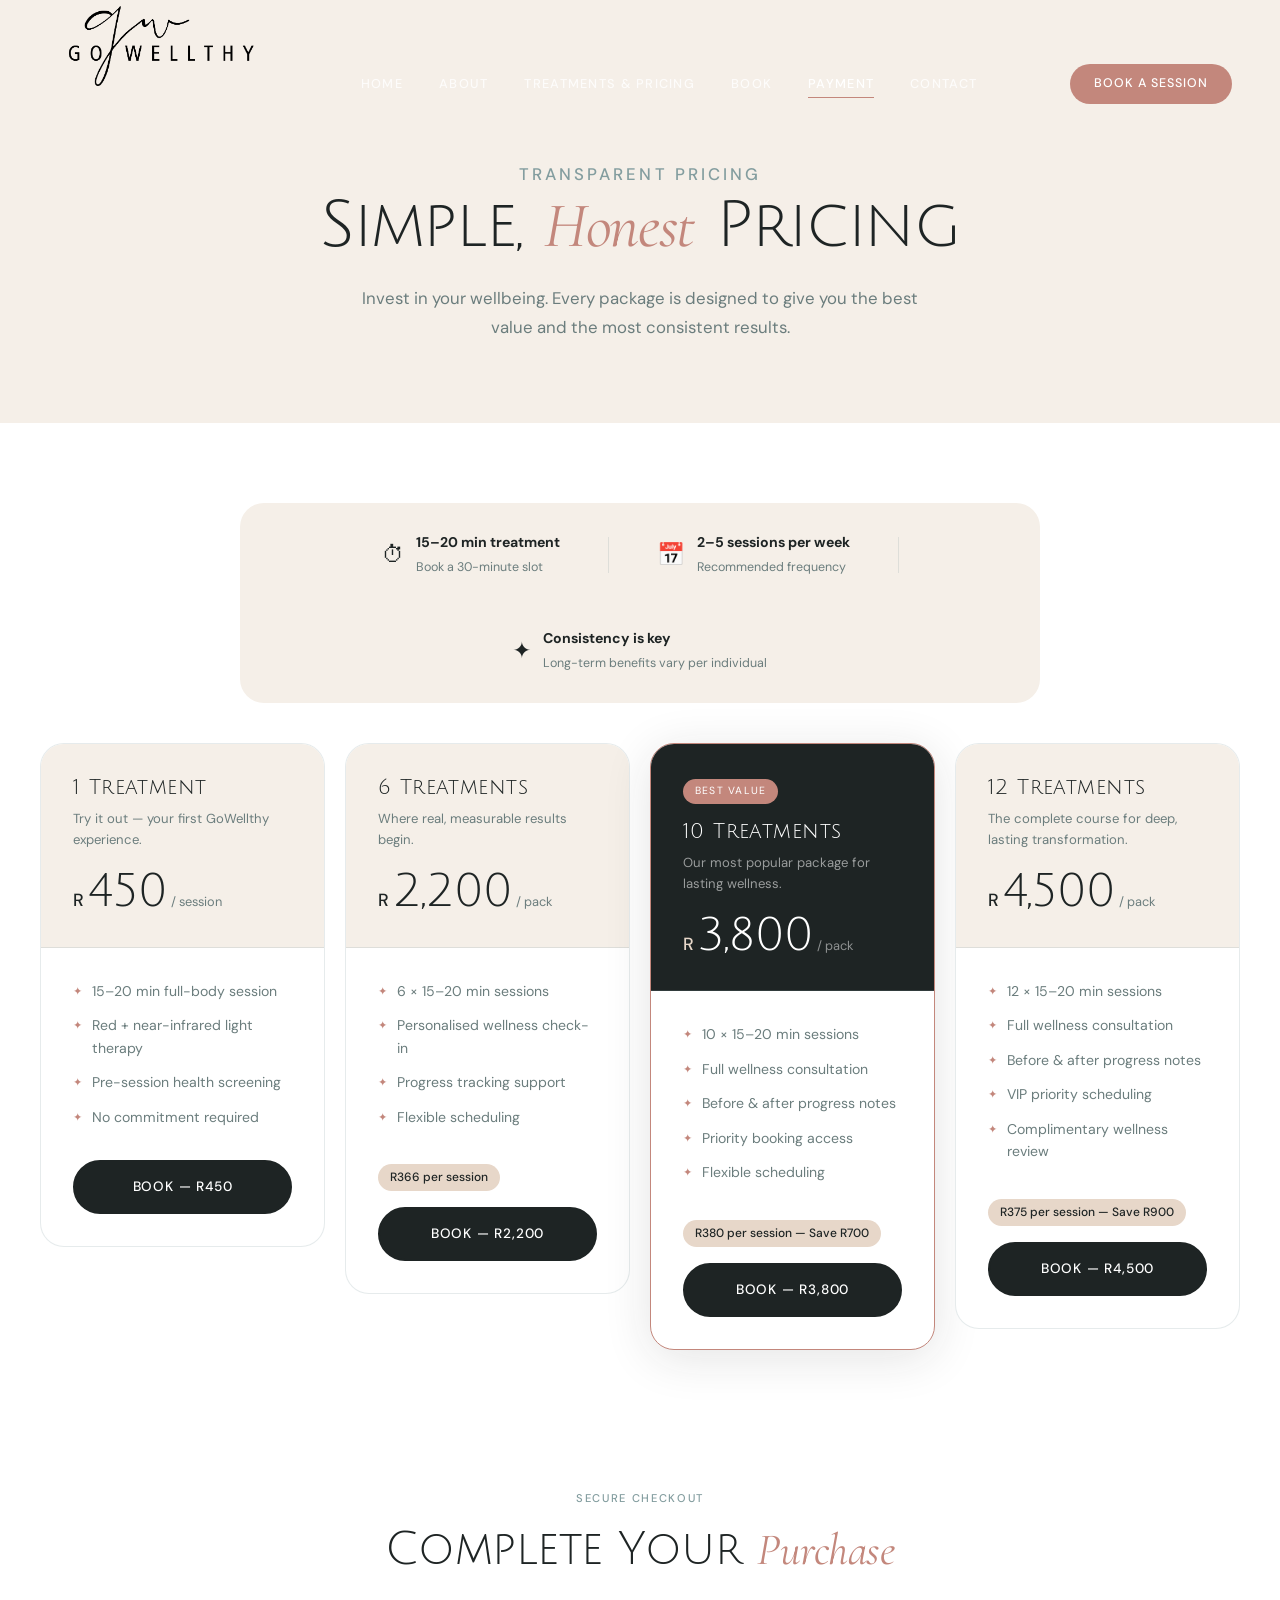
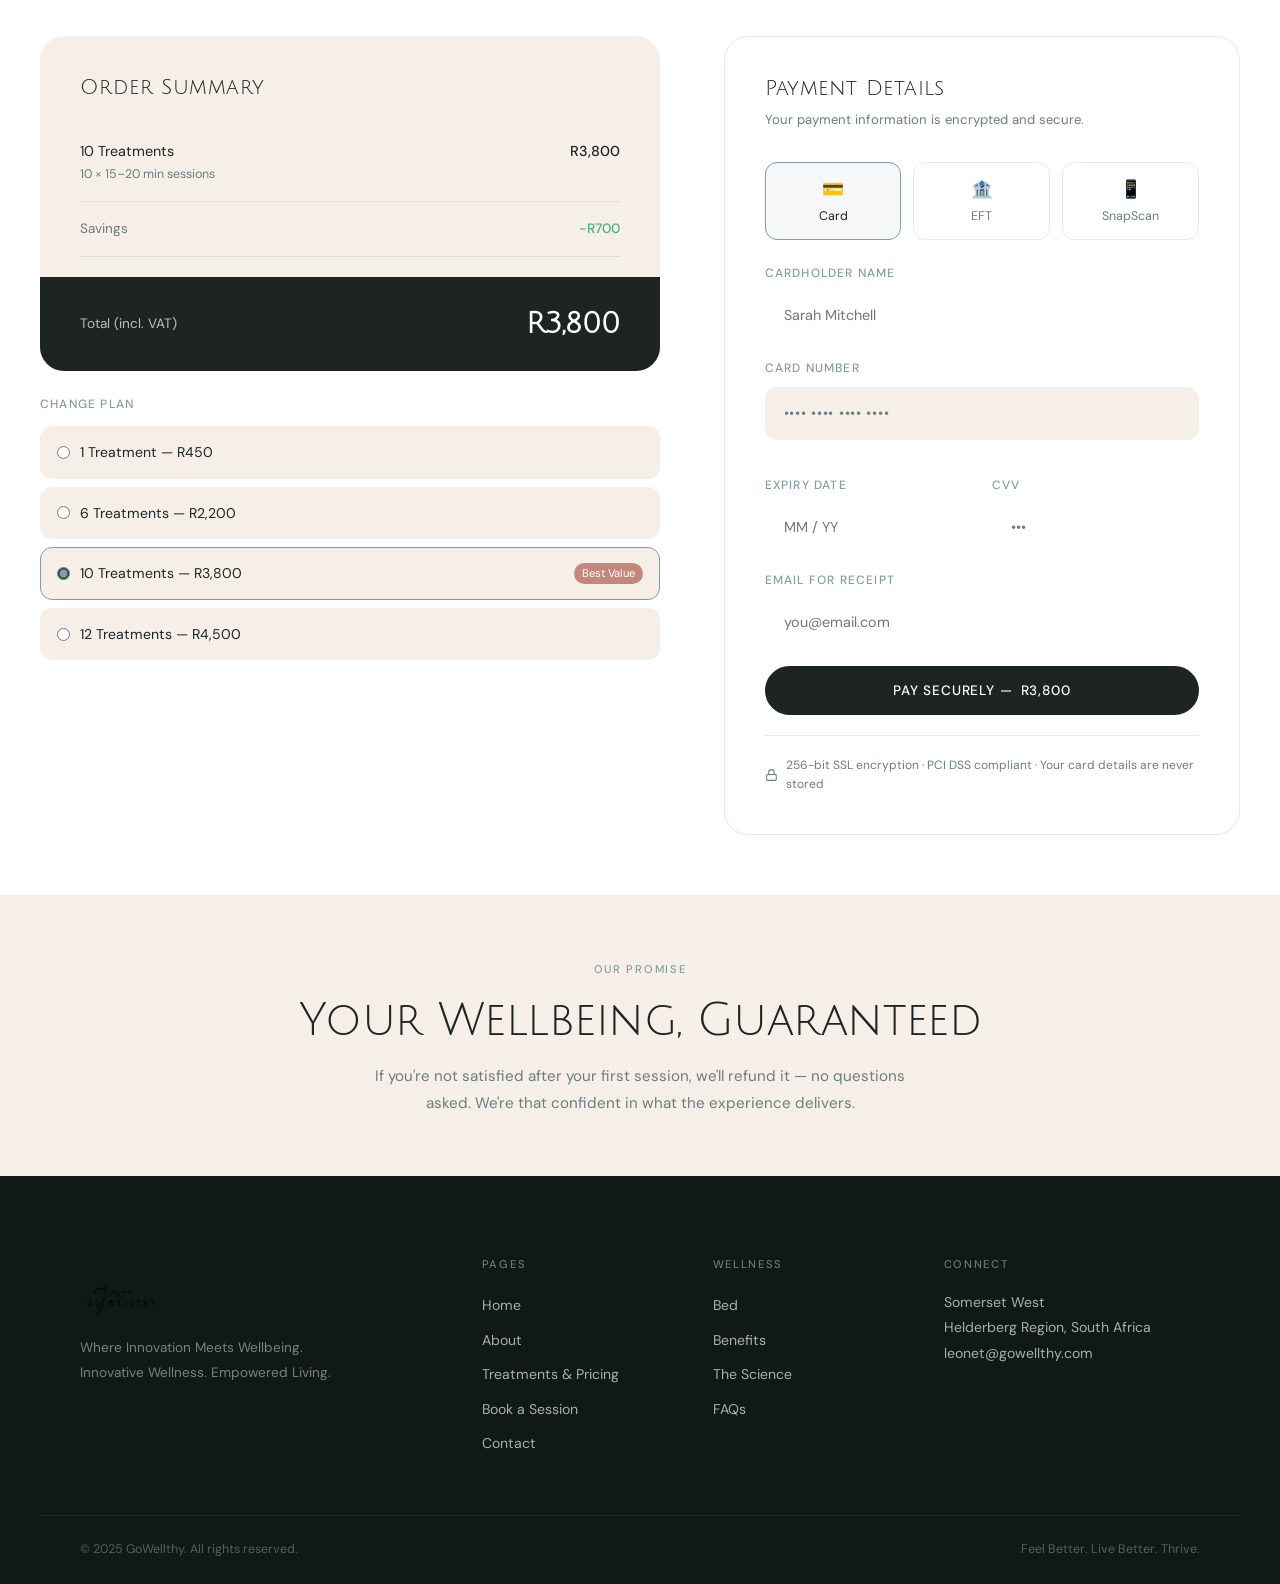
<file: payment.html>
﻿<!DOCTYPE html>
<html lang="en">
<head>
  <!-- Google Tag Manager -->
  <script>(function(w,d,s,l,i){w[l]=w[l]||[];w[l].push({'gtm.start':
  new Date().getTime(),event:'gtm.js'});var f=d.getElementsByTagName(s)[0],
  j=d.createElement(s),dl=l!='dataLayer'?'&l='+l:'';j.async=true;j.src=
  'https://www.googletagmanager.com/gtm.js?id='+i+dl;f.parentNode.insertBefore(j,f);
  })(window,document,'script','dataLayer','GTM-MNTDL88Q');</script>
  <!-- End Google Tag Manager -->
  <meta charset="UTF-8" />
  <meta name="viewport" content="width=device-width, initial-scale=1.0" />
  <title>Pricing — GoWellthy</title>
  <link rel="preconnect" href="https://fonts.googleapis.com" />
  <link rel="preconnect" href="https://fonts.gstatic.com" crossorigin />
  <link href="https://fonts.googleapis.com/css2?family=Julius+Sans+One&family=Cormorant+Garamond:ital,wght@0,300;0,400;0,500;1,300;1,400&family=DM+Sans:wght@300;400;500&display=swap" rel="stylesheet" />
  <link rel="stylesheet" href="style.css" />
  <!-- Meta Pixel -->
  <script>
  !function(f,b,e,v,n,t,s){if(f.fbq)return;n=f.fbq=function(){n.callMethod?
  n.callMethod.apply(n,arguments):n.queue.push(arguments)};if(!f._fbq)f._fbq=n;
  n.push=n;n.loaded=!0;n.version='2.0';n.queue=[];t=b.createElement(e);t.async=!0;
  t.src=v;s=b.getElementsByTagName(e)[0];s.parentNode.insertBefore(t,s)}(window,
  document,'script','https://connect.facebook.net/en_US/fbevents.js');
  fbq('init', '27771052135836125');
  fbq('track', 'PageView');
  </script>
  <noscript><img height="1" width="1" style="display:none"
  src="https://www.facebook.com/tr?id=27771052135836125&ev=PageView&noscript=1"/></noscript>
</head>
<body>
  <!-- Google Tag Manager (noscript) -->
  <noscript><iframe src="https://www.googletagmanager.com/ns.html?id=GTM-MNTDL88Q"
  height="0" width="0" style="display:none;visibility:hidden"></iframe></noscript>
  <!-- End Google Tag Manager (noscript) -->

  <header class="nav scrolled" id="nav">
    <a href="index.html" class="logo">
      <img src="Gowellthy Logo New New.png" alt="GoWellthy" class="logo-img logo-img-dark" />
    </a>
    <nav class="nav-links">
      <a href="index.html">Home</a>
      <a href="about.html">About</a>
      <a href="treatments.html">Treatments & Pricing</a>
      <a href="https://cellularwellness.simplybook.me/v2/" target="_blank">Book</a>
      <a href="payment.html" class="active">Payment</a>
      <a href="contact.html">Contact</a>
    </nav>
    <a href="https://cellularwellness.simplybook.me/v2/" target="_blank" class="btn-nav">Book a Session</a>
    <button class="nav-toggle" id="navToggle" aria-label="Menu">
      <span></span><span></span><span></span>
    </button>
  </header>

  <!-- PAGE HERO -->
  <section class="page-hero">
    <div class="container">
      <p class="eyebrow">Transparent Pricing</p>
      <h1>Simple, <em>Honest</em> Pricing</h1>
      <p>Invest in your wellbeing. Every package is designed to give you the best value and the most consistent results.</p>
    </div>
  </section>

  <!-- PRICING -->
  <section class="pricing-section container">
    <!-- SESSION INFO -->
    <div class="payment-info-strip">
      <div class="payment-info-item">
        <span style="font-size:1.4rem;">⏱</span>
        <div><strong style="display:block;font-size:0.88rem;">15–20 min treatment</strong><small style="color:var(--mid);font-size:0.78rem;">Book a 30-minute slot</small></div>
      </div>
      <div class="payment-info-divider"></div>
      <div class="payment-info-item">
        <span style="font-size:1.4rem;">📅</span>
        <div><strong style="display:block;font-size:0.88rem;">2–5 sessions per week</strong><small style="color:var(--mid);font-size:0.78rem;">Recommended frequency</small></div>
      </div>
      <div class="payment-info-divider"></div>
      <div class="payment-info-item">
        <span style="font-size:1.4rem;">✦</span>
        <div><strong style="display:block;font-size:0.88rem;">Consistency is key</strong><small style="color:var(--mid);font-size:0.78rem;">Long-term benefits vary per individual</small></div>
      </div>
    </div>

    <div class="pricing-grid-4">

      <!-- 1 TREATMENT -->
      <div class="pricing-card">
        <div class="pricing-card-head">
          <h3>1 Treatment</h3>
          <p>Try it out — your first GoWellthy experience.</p>
          <div class="price-row">
            <span class="price-currency">R</span>
            <span class="price-amount">450</span>
            <span class="price-per">/ session</span>
          </div>
        </div>
        <div class="pricing-card-body">
          <ul class="pricing-features">
            <li><span class="feat-check">✦</span> 15–20 min full-body session</li>
            <li><span class="feat-check">✦</span> Red + near-infrared light therapy</li>
            <li><span class="feat-check">✦</span> Pre-session health screening</li>
            <li><span class="feat-check">✦</span> No commitment required</li>
          </ul>
          <a href="bookings.html?plan=single" class="btn-primary" style="width:100%;justify-content:center;">Book — R450</a>
        </div>
      </div>

      <!-- 6 TREATMENTS -->
      <div class="pricing-card">
        <div class="pricing-card-head">
          <h3>6 Treatments</h3>
          <p>Where real, measurable results begin.</p>
          <div class="price-row">
            <span class="price-currency">R</span>
            <span class="price-amount">2,200</span>
            <span class="price-per">/ pack</span>
          </div>
        </div>
        <div class="pricing-card-body">
          <ul class="pricing-features">
            <li><span class="feat-check">✦</span> 6 × 15–20 min sessions</li>
            <li><span class="feat-check">✦</span> Personalised wellness check-in</li>
            <li><span class="feat-check">✦</span> Progress tracking support</li>
            <li><span class="feat-check">✦</span> Flexible scheduling</li>
          </ul>
          <span class="savings-tag" style="margin-bottom:16px;display:inline-block;">R366 per session</span>
          <a href="bookings.html?plan=pack6" class="btn-primary" style="width:100%;justify-content:center;">Book — R2,200</a>
        </div>
      </div>

      <!-- 10 TREATMENTS (FEATURED) -->
      <div class="pricing-card featured">
        <div class="pricing-card-head">
          <span class="pricing-badge">Best Value</span>
          <h3>10 Treatments</h3>
          <p>Our most popular package for lasting wellness.</p>
          <div class="price-row">
            <span class="price-currency">R</span>
            <span class="price-amount">3,800</span>
            <span class="price-per">/ pack</span>
          </div>
        </div>
        <div class="pricing-card-body">
          <ul class="pricing-features">
            <li><span class="feat-check">✦</span> 10 × 15–20 min sessions</li>
            <li><span class="feat-check">✦</span> Full wellness consultation</li>
            <li><span class="feat-check">✦</span> Before & after progress notes</li>
            <li><span class="feat-check">✦</span> Priority booking access</li>
            <li><span class="feat-check">✦</span> Flexible scheduling</li>
          </ul>
          <span class="savings-tag" style="margin-bottom:16px;display:inline-block;">R380 per session — Save R700</span>
          <a href="bookings.html?plan=pack10" class="btn-primary" style="width:100%;justify-content:center;">Book — R3,800</a>
        </div>
      </div>

      <!-- 12 TREATMENTS -->
      <div class="pricing-card">
        <div class="pricing-card-head">
          <h3>12 Treatments</h3>
          <p>The complete course for deep, lasting transformation.</p>
          <div class="price-row">
            <span class="price-currency">R</span>
            <span class="price-amount">4,500</span>
            <span class="price-per">/ pack</span>
          </div>
        </div>
        <div class="pricing-card-body">
          <ul class="pricing-features">
            <li><span class="feat-check">✦</span> 12 × 15–20 min sessions</li>
            <li><span class="feat-check">✦</span> Full wellness consultation</li>
            <li><span class="feat-check">✦</span> Before & after progress notes</li>
            <li><span class="feat-check">✦</span> VIP priority scheduling</li>
            <li><span class="feat-check">✦</span> Complimentary wellness review</li>
          </ul>
          <span class="savings-tag" style="margin-bottom:16px;display:inline-block;">R375 per session — Save R900</span>
          <a href="bookings.html?plan=pack12" class="btn-primary" style="width:100%;justify-content:center;">Book — R4,500</a>
        </div>
      </div>

    </div>
  </section>


  <!-- PAYMENT FORM -->
  <section class="payment-section container">
    <div class="section-header">
      <span class="label">Secure Checkout</span>
      <h2>Complete Your <em>Purchase</em></h2>
    </div>

    <div class="payment-layout">

      <!-- SUMMARY -->
      <div>
        <div class="payment-summary">
          <h3>Order Summary</h3>

          <div class="order-item" id="selectedPlan">
            <div>
              <div class="item-name">10 Treatments</div>
              <div class="item-desc">10 × 15–20 min sessions</div>
            </div>
            <div class="item-price">R3,800</div>
          </div>

          <div class="order-item">
            <div>
              <div class="item-name" style="color:var(--mid);font-size:0.85rem;">Savings</div>
            </div>
            <div class="item-price" style="color:#4caf7d;font-size:0.85rem;" id="savings">−R700</div>
          </div>

          <div class="order-total">
            <span>Total (incl. VAT)</span>
            <strong id="totalAmount">R3,800</strong>
          </div>
        </div>

        <!-- PRICING SWITCHER -->
        <div style="margin-top:24px;">
          <p style="font-size:0.75rem;font-weight:500;letter-spacing:0.1em;text-transform:uppercase;color:var(--teal);margin-bottom:12px;">Change Plan</p>
          <div style="display:flex;flex-direction:column;gap:8px;">
            <label style="display:flex;align-items:center;gap:10px;padding:14px 16px;background:var(--cream-light);border-radius:var(--radius-md);cursor:pointer;font-size:0.88rem;border:1.5px solid transparent;" class="plan-option">
              <input type="radio" name="plan" value="single" style="accent-color:var(--teal);" onchange="updatePlan(this)"> 1 Treatment — R450
            </label>
            <label style="display:flex;align-items:center;gap:10px;padding:14px 16px;background:var(--cream-light);border-radius:var(--radius-md);cursor:pointer;font-size:0.88rem;border:1.5px solid transparent;" class="plan-option">
              <input type="radio" name="plan" value="pack6" style="accent-color:var(--teal);" onchange="updatePlan(this)"> 6 Treatments — R2,200
            </label>
            <label style="display:flex;align-items:center;gap:10px;padding:14px 16px;background:var(--cream-light);border-radius:var(--radius-md);cursor:pointer;font-size:0.88rem;border:1.5px solid var(--teal);" class="plan-option">
              <input type="radio" name="plan" value="pack10" checked style="accent-color:var(--teal);" onchange="updatePlan(this)"> 10 Treatments — R3,800 <span style="margin-left:auto;font-size:0.7rem;background:var(--terracotta);color:#fff;padding:2px 8px;border-radius:20px;">Best Value</span>
            </label>
            <label style="display:flex;align-items:center;gap:10px;padding:14px 16px;background:var(--cream-light);border-radius:var(--radius-md);cursor:pointer;font-size:0.88rem;border:1.5px solid transparent;" class="plan-option">
              <input type="radio" name="plan" value="pack12" style="accent-color:var(--teal);" onchange="updatePlan(this)"> 12 Treatments — R4,500
            </label>
          </div>
        </div>
      </div>

      <!-- PAYMENT FORM -->
      <div class="payment-form-wrap">
        <h3>Payment Details</h3>
        <p class="sub-text">Your payment information is encrypted and secure.</p>

        <div class="payment-methods">
          <div class="pay-method active" onclick="selectMethod(this)">
            <div style="font-size:1.1rem;margin-bottom:4px;">💳</div>
            Card
          </div>
          <div class="pay-method" onclick="selectMethod(this)">
            <div style="font-size:1.1rem;margin-bottom:4px;">🏦</div>
            EFT
          </div>
          <div class="pay-method" onclick="selectMethod(this)">
            <div style="font-size:1.1rem;margin-bottom:4px;">📱</div>
            SnapScan
          </div>
        </div>

        <form id="paymentForm" onsubmit="handlePayment(event)">
          <div class="form-group">
            <label>Cardholder Name</label>
            <input type="text" placeholder="Sarah Mitchell" required />
          </div>

          <div class="form-group">
            <label>Card Number</label>
            <div class="card-field">•••• •••• •••• ••••</div>
          </div>

          <div class="form-row">
            <div class="form-group">
              <label>Expiry Date</label>
              <input type="text" placeholder="MM / YY" maxlength="7" required />
            </div>
            <div class="form-group">
              <label>CVV</label>
              <input type="text" placeholder="•••" maxlength="4" required />
            </div>
          </div>

          <div class="form-group">
            <label>Email for Receipt</label>
            <input type="email" placeholder="you@email.com" required />
          </div>

          <button type="submit" class="btn-primary form-submit" id="payBtn">
            Pay Securely — <span id="payAmount">R3,800</span>
          </button>

          <div class="secure-note">
            <svg width="14" height="14" viewBox="0 0 24 24" fill="none" stroke="currentColor" stroke-width="2"><rect x="3" y="11" width="18" height="11" rx="2"/><path d="M7 11V7a5 5 0 0110 0v4"/></svg>
            256-bit SSL encryption · PCI DSS compliant · Your card details are never stored
          </div>
        </form>

        <!-- SUCCESS -->
        <div id="paySuccess" style="display:none;text-align:center;padding:40px 0;">
          <div style="width:72px;height:72px;background:rgba(76,175,125,0.1);border-radius:50%;display:flex;align-items:center;justify-content:center;margin:0 auto 24px;font-size:1.8rem;">✓</div>
          <h3 style="font-family:var(--font-display);font-size:1.6rem;font-weight:400;margin-bottom:12px;color:var(--dark);">Payment Successful!</h3>
          <p style="color:var(--mid);font-size:0.9rem;line-height:1.7;margin-bottom:28px;">Your sessions are confirmed. A receipt and booking details have been sent to your email. We look forward to seeing you!</p>
          <a href="https://cellularwellness.simplybook.me/v2/" target="_blank" class="btn-primary" style="display:inline-flex;">Book Your First Session</a>
        </div>
      </div>
    </div>
  </section>

  <!-- GUARANTEE -->
  <section style="background:var(--cream-light);padding:60px 0;">
    <div class="container" style="text-align:center;">
      <span class="label">Our Promise</span>
      <h2>Your Wellbeing, Guaranteed</h2>
      <p style="color:var(--mid);max-width:560px;margin:16px auto 0;line-height:1.75;font-size:0.95rem;">
        If you're not satisfied after your first session, we'll refund it — no questions asked. We're that confident in what the experience delivers.
      </p>
    </div>
  </section>

  <!-- FOOTER -->
  <footer class="footer">
    <div class="footer-inner container">
      <div class="footer-brand">
        <a href="index.html" class="logo"><img src="Gowellthy Logo New New.png" alt="GoWellthy" class="logo-img footer-logo-img" /></a>
        <p>Where Innovation Meets Wellbeing.<br />Innovative Wellness. Empowered Living.</p>
      </div>
      <div class="footer-links">
        <h4>Pages</h4>
        <a href="index.html">Home</a>
        <a href="about.html">About</a>
        <a href="treatments.html">Treatments & Pricing</a>
        <a href="https://cellularwellness.simplybook.me/v2/" target="_blank">Book a Session</a>
        <a href="contact.html">Contact</a>
      </div>
      <div class="footer-links">
        <h4>Wellness</h4>
        <a href="treatments.html#">Bed</a>
        <a href="treatments.html#benefits">Benefits</a>
        <a href="treatments.html#science">The Science</a>
        <a href="treatments.html#faq">FAQs</a>
      </div>
      <div class="footer-contact">
        <h4>Connect</h4>
        <p>Somerset West<br />Helderberg Region, South Africa</p>
        <a href="mailto:leonet@gowellthy.com">leonet@gowellthy.com</a>
      </div>
    </div>
    <div class="footer-bottom container">
      <p>© 2025 GoWellthy. All rights reserved.</p>
      <p>Feel Better. Live Better. Thrive.</p>
    </div>
  </footer>

  <script src="main.js"></script>
</body>
</html>
</file>
<file: style.css>
/* ============================
   GOWELLTHY — GLOBAL STYLES
   ============================ */

:root {
  --sage: #c6d1cf;
  --terracotta: #c3877c;
  --teal: #839d9f;
  --cream: #e7d7c9;
  --cream-light: #f5efe8;
  --dark: #1e2424;
  --dark-mid: #2e3535;
  --mid: #6b7d7d;
  --light-border: rgba(131, 157, 159, 0.2);

  --font-display: 'Julius Sans One', 'Cormorant Garamond', serif;
  --font-serif: 'Cormorant Garamond', Georgia, serif;
  --font-body: 'DM Sans', system-ui, sans-serif;

  --radius-sm: 4px;
  --radius-md: 12px;
  --radius-lg: 24px;
  --radius-pill: 100px;
  --radius-arch: 120px 120px 0 0;

  --shadow-soft: 0 4px 32px rgba(30,36,36,0.08);
  --shadow-mid: 0 8px 48px rgba(30,36,36,0.12);
  --transition: 0.3s cubic-bezier(0.4, 0, 0.2, 1);
}

*, *::before, *::after { box-sizing: border-box; margin: 0; padding: 0; }

html { scroll-behavior: smooth; overflow-x: hidden; max-width: 100%; }

body {
  font-family: var(--font-body);
  color: var(--dark);
  background: #fff;
  line-height: 1.6;
  overflow-x: hidden;
}

img { display: block; width: 100%; height: 100%; object-fit: cover; }
a { text-decoration: none; color: inherit; }

.container {
  max-width: 1200px;
  margin: 0 auto;
  padding: 0 40px;
}

/* ============================
   TYPOGRAPHY
   ============================ */

h1, h2, h3 { line-height: 1.15; }

h1 {
  font-family: var(--font-display);
  font-size: clamp(2.8rem, 6vw, 5.5rem);
  font-weight: 400;
  letter-spacing: -0.02em;
}

h2 {
  font-family: var(--font-display);
  font-size: clamp(1.8rem, 3.5vw, 3rem);
  font-weight: 400;
  letter-spacing: -0.01em;
}

h3 {
  font-family: var(--font-body);
  font-size: 1.05rem;
  font-weight: 500;
  letter-spacing: 0.02em;
}

h1 em, h2 em {
  font-family: var(--font-serif);
  font-style: italic;
  color: var(--terracotta);
}

.label {
  display: inline-block;
  font-family: var(--font-body);
  font-size: 0.7rem;
  font-weight: 500;
  letter-spacing: 0.15em;
  text-transform: uppercase;
  color: var(--teal);
  margin-bottom: 16px;
}
.label.light { color: var(--sage); }

.eyebrow {
  font-size: 0.7rem;
  font-weight: 500;
  letter-spacing: 0.18em;
  text-transform: uppercase;
  color: var(--sage);
  margin-bottom: 20px;
}

.section-header {
  text-align: center;
  margin-bottom: 60px;
}
.section-header .label { display: block; }

/* ============================
   BUTTONS
   ============================ */

.btn-primary {
  display: inline-flex;
  align-items: center;
  gap: 8px;
  padding: 14px 32px;
  background: var(--dark);
  color: #fff;
  font-family: var(--font-body);
  font-size: 0.85rem;
  font-weight: 500;
  letter-spacing: 0.06em;
  text-transform: uppercase;
  border-radius: var(--radius-pill);
  transition: var(--transition);
  border: 2px solid var(--dark);
}
.btn-primary:hover {
  background: var(--terracotta);
  border-color: var(--terracotta);
}

.btn-ghost {
  display: inline-flex;
  align-items: center;
  gap: 8px;
  padding: 14px 32px;
  background: transparent;
  color: #fff;
  font-family: var(--font-body);
  font-size: 0.85rem;
  font-weight: 500;
  letter-spacing: 0.06em;
  text-transform: uppercase;
  border-radius: var(--radius-pill);
  border: 1.5px solid rgba(255,255,255,0.5);
  transition: var(--transition);
}
.btn-ghost:hover {
  border-color: #fff;
  background: rgba(255,255,255,0.1);
}

.btn-ghost-dark {
  display: inline-flex;
  align-items: center;
  padding: 14px 32px;
  background: transparent;
  color: var(--cream-light);
  font-family: var(--font-body);
  font-size: 0.85rem;
  font-weight: 500;
  letter-spacing: 0.06em;
  text-transform: uppercase;
  border-radius: var(--radius-pill);
  border: 1.5px solid rgba(231,215,201,0.4);
  transition: var(--transition);
}
.btn-ghost-dark:hover {
  border-color: var(--cream);
  background: rgba(231,215,201,0.1);
}

.btn-nav {
  padding: 10px 24px;
  background: var(--terracotta);
  color: #fff;
  font-size: 0.78rem;
  font-weight: 500;
  letter-spacing: 0.08em;
  text-transform: uppercase;
  border-radius: var(--radius-pill);
  transition: var(--transition);
  white-space: nowrap;
}
.btn-nav:hover { background: var(--dark); }

.link-arrow {
  display: inline-flex;
  align-items: center;
  gap: 8px;
  font-size: 0.85rem;
  font-weight: 500;
  letter-spacing: 0.05em;
  color: var(--teal);
  text-transform: uppercase;
  border-bottom: 1px solid currentColor;
  padding-bottom: 2px;
  transition: var(--transition);
}
.link-arrow:hover { color: var(--terracotta); }

/* ============================
   NAVIGATION
   ============================ */

.nav {
  position: fixed;
  top: 0;
  left: 0;
  right: 0;
  z-index: 100;
  display: flex;
  align-items: center;
  justify-content: space-between;
  padding: 24px 48px;
  transition: var(--transition);
}

.nav.scrolled {
  background: rgba(255, 255, 255, 0.95);
  backdrop-filter: blur(12px);
  -webkit-backdrop-filter: blur(12px);
  padding: 16px 48px;
  box-shadow: 0 1px 0 var(--light-border), var(--shadow-soft);
}

.logo {
  font-family: var(--font-display);
  font-size: 1.4rem;
  letter-spacing: 0.04em;
  color: #fff;
  transition: var(--transition);
}
.nav.scrolled .logo { color: var(--dark); }

.logo-gw { opacity: 0.7; }
.logo-wellthy { font-weight: 400; }

.nav-links {
  display: flex;
  gap: 36px;
  align-items: center;
}
.nav-links a {
  font-size: 0.8rem;
  font-weight: 500;
  letter-spacing: 0.1em;
  text-transform: uppercase;
  color: rgba(255,255,255,0.8);
  transition: var(--transition);
  position: relative;
}
.nav-links a::after {
  content: '';
  position: absolute;
  bottom: -4px;
  left: 0;
  width: 0;
  height: 1px;
  background: var(--terracotta);
  transition: var(--transition);
}
.nav-links a:hover, .nav-links a.active { color: #fff; }
.nav-links a:hover::after, .nav-links a.active::after { width: 100%; }

.nav.scrolled .nav-links a { color: var(--mid); }
.nav.scrolled .nav-links a:hover,
.nav.scrolled .nav-links a.active { color: var(--dark); }

.nav-toggle { display: none; background: none; border: none; cursor: pointer; flex-direction: column; gap: 5px; }
.nav-toggle span { display: block; width: 22px; height: 1.5px; background: #fff; transition: var(--transition); }
.nav.scrolled .nav-toggle span { background: var(--dark); }

/* ============================
   HERO
   ============================ */

.hero {
  position: relative;
  height: 100vh;
  min-height: 700px;
  display: flex;
  align-items: center;
  overflow: hidden;
}

.hero-img-wrap {
  position: absolute;
  inset: 0;
}

.hero-img {
  width: 100%;
  height: 100%;
  object-fit: cover;
  object-position: center 30%;
  transform: scale(1.05);
  animation: heroZoom 12s ease-in-out infinite alternate;
}

@keyframes heroZoom {
  from { transform: scale(1.05); }
  to { transform: scale(1); }
}

.hero-overlay {
  position: absolute;
  inset: 0;
  background: linear-gradient(
    135deg,
    rgba(30, 36, 36, 0.72) 0%,
    rgba(30, 36, 36, 0.4) 60%,
    rgba(131, 157, 159, 0.2) 100%
  );
}

.hero-content {
  position: relative;
  z-index: 2;
  max-width: 720px;
  padding: 0 48px;
  margin-top: 60px;
}

.hero-title {
  color: #fff;
  margin-bottom: 24px;
}

.hero-sub {
  color: rgba(255,255,255,0.82);
  font-size: 1.05rem;
  line-height: 1.7;
  max-width: 520px;
  margin-bottom: 40px;
}

.hero-cta {
  display: flex;
  gap: 16px;
  flex-wrap: wrap;
}

.hero-scroll {
  position: absolute;
  bottom: 40px;
  right: 48px;
  z-index: 2;
  display: flex;
  flex-direction: column;
  align-items: center;
  gap: 12px;
  color: rgba(255,255,255,0.5);
  font-size: 0.65rem;
  letter-spacing: 0.15em;
  text-transform: uppercase;
}

.scroll-line {
  width: 1px;
  height: 60px;
  background: linear-gradient(to bottom, rgba(255,255,255,0.5), transparent);
  animation: scrollPulse 2s ease-in-out infinite;
}

@keyframes scrollPulse {
  0%, 100% { opacity: 0.4; transform: scaleY(1); }
  50% { opacity: 1; transform: scaleY(0.8); }
}

/* ============================
   BELIEF STRIP
   ============================ */

.belief-strip {
  background: var(--dark);
  padding: 56px 48px;
  text-align: center;
}

.belief-text {
  font-family: var(--font-serif);
  font-size: clamp(1.2rem, 2.5vw, 1.8rem);
  font-weight: 300;
  font-style: italic;
  color: var(--cream);
  max-width: 800px;
  margin: 0 auto;
  line-height: 1.6;
}

/* ============================
   INTRO
   ============================ */

.intro {
  display: grid;
  grid-template-columns: 1fr 1fr;
  gap: 80px;
  align-items: center;
  padding-top: 100px;
  padding-bottom: 100px;
}

.intro-text h2 { margin-bottom: 24px; }
.intro-text p {
  color: var(--mid);
  margin-bottom: 20px;
  font-size: 1rem;
  line-height: 1.75;
}
.intro-text strong { color: var(--dark); font-weight: 500; }
.intro-text .link-arrow { margin-top: 16px; }

.intro-visual {
  position: relative;
}

.intro-img-wrap {
  border-radius: var(--radius-arch) var(--radius-arch) var(--radius-lg) var(--radius-lg);
  overflow: hidden;
  height: auto;
  aspect-ratio: 16 / 9;
}

.intro-img-wrap img {
  object-position: left center;
}

.intro-img-wrap video {
  width: 100%;
  height: 100%;
  object-fit: cover;
}

.intro-badge {
  position: absolute;
  bottom: -20px;
  left: -20px;
  background: var(--terracotta);
  color: #fff;
  padding: 24px 28px;
  border-radius: var(--radius-lg);
  text-align: center;
  box-shadow: var(--shadow-mid);
}

.badge-num {
  display: block;
  font-family: var(--font-display);
  font-size: 2rem;
  line-height: 1;
  margin-bottom: 4px;
}
.badge-label {
  font-size: 0.7rem;
  letter-spacing: 0.1em;
  text-transform: uppercase;
  opacity: 0.9;
}

/* ============================
   PILLARS
   ============================ */

.pillars {
  background: var(--cream-light);
  padding: 100px 40px;
}

.pillars-grid {
  display: grid;
  grid-template-columns: repeat(3, 1fr);
  gap: 40px;
}

.pillar {
  background: #fff;
  padding: 40px 32px;
  border-radius: var(--radius-lg);
  border: 1px solid var(--light-border);
  transition: var(--transition);
}
.pillar:hover {
  transform: translateY(-4px);
  box-shadow: var(--shadow-mid);
  border-color: var(--sage);
}

.pillar-icon {
  width: 48px;
  height: 48px;
  color: var(--teal);
  margin-bottom: 20px;
}

.pillar h3 {
  margin-bottom: 12px;
  color: var(--dark);
}

.pillar p {
  color: var(--mid);
  font-size: 0.9rem;
  line-height: 1.7;
}

/* ============================
   PRODUCT FEATURE
   ============================ */

.product-feature {
  display: grid;
  grid-template-columns: 1fr 1fr;
  min-height: 700px;
}

.product-img-side {
  position: relative;
  overflow: hidden;
  min-height: 600px;
}

.product-img-side img {
  height: 100%;
  object-position: center;
}

.product-tag {
  position: absolute;
  top: 40px;
  left: 40px;
  background: rgba(255,255,255,0.9);
  backdrop-filter: blur(8px);
  padding: 10px 20px;
  border-radius: var(--radius-pill);
  font-size: 0.75rem;
  font-weight: 500;
  letter-spacing: 0.1em;
  text-transform: uppercase;
  color: var(--dark);
}

.product-content {
  background: var(--dark);
  padding: 80px 64px;
  display: flex;
  flex-direction: column;
  justify-content: center;
}

.product-content h2 {
  color: #fff;
  margin-bottom: 20px;
}

.product-lead {
  color: rgba(255,255,255,0.7);
  font-size: 1rem;
  line-height: 1.75;
  margin-bottom: 36px;
  border-left: 2px solid var(--terracotta);
  padding-left: 20px;
}

.product-benefits {
  list-style: none;
  display: flex;
  flex-direction: column;
  gap: 12px;
  margin-bottom: 36px;
}
.product-benefits li {
  display: flex;
  align-items: center;
  gap: 12px;
  color: rgba(255,255,255,0.85);
  font-size: 0.9rem;
}
.check { color: var(--terracotta); font-size: 0.7rem; }

.product-wavelengths {
  display: flex;
  gap: 24px;
  margin-bottom: 40px;
  padding: 20px;
  background: rgba(255,255,255,0.04);
  border-radius: var(--radius-md);
  border: 1px solid rgba(255,255,255,0.08);
}
.wl-item {
  display: flex;
  align-items: center;
  gap: 12px;
  flex: 1;
}
.wl-dot {
  width: 14px;
  height: 14px;
  border-radius: 50%;
  flex-shrink: 0;
}
.wl-dot.red { background: #e05c4b; box-shadow: 0 0 12px rgba(224,92,75,0.6); }
.wl-dot.nir { background: #9b5de5; box-shadow: 0 0 12px rgba(155,93,229,0.6); }
.wl-item strong { display: block; color: #fff; font-size: 0.85rem; margin-bottom: 2px; }
.wl-item small { color: rgba(255,255,255,0.5); font-size: 0.75rem; }

/* ============================
   AUDIENCE
   ============================ */

/* LOGO IMAGE */
.logo-img {
  height: 260px;
  width: auto;
  object-fit: contain;
  display: block;
  margin-top: -60px;
}

.footer-logo-img {
  height: 80px;
  margin-top: 0;
}

.logo-img-dark {
  height: 220px;
  margin-top: -100px;
}

.nav.scrolled .nav-links a,
.nav.scrolled .btn-nav {
  color: var(--dark);
}

.nav.scrolled .btn-nav {
  border-color: var(--dark);
}

.audience {
  padding: 100px 40px;
}

/* NEW SPLIT LAYOUT */
.audience-split {
  display: grid;
  grid-template-columns: 1fr 1fr;
  gap: 80px;
  align-items: center;
}

.audience-split-img {
  border-radius: var(--radius-arch);
  overflow: hidden;
  height: 640px;
}

.audience-split-img img {
  width: 100%;
  height: 100%;
  object-fit: cover;
  object-position: top center;
}

.audience-split-content {
  display: flex;
  flex-direction: column;
  gap: 0;
}

.audience-split-content h2 {
  font-size: clamp(2rem, 3.5vw, 3rem);
  font-family: var(--font-serif);
  font-weight: 300;
  line-height: 1.2;
  margin: 8px 0 40px;
}

.audience-items {
  display: flex;
  flex-direction: column;
  gap: 0;
  margin-bottom: 40px;
}

.audience-item {
  display: flex;
  gap: 24px;
  align-items: flex-start;
  padding: 24px 0;
  border-bottom: 1px solid var(--light-border);
}

.audience-item:first-child {
  border-top: 1px solid var(--light-border);
}

.audience-num {
  font-family: var(--font-display);
  font-size: 0.7rem;
  color: var(--terracotta);
  letter-spacing: 0.1em;
  min-width: 28px;
  padding-top: 4px;
}

.audience-item h3 {
  font-family: var(--font-serif);
  font-size: 1.1rem;
  font-weight: 500;
  margin-bottom: 6px;
  color: var(--dark);
}

.audience-item p {
  font-size: 0.88rem;
  color: var(--mid);
  line-height: 1.6;
}

/* KEEP OLD GRID STYLES for any other pages */
.audience-grid {
  display: grid;
  grid-template-columns: repeat(4, 1fr);
  gap: 24px;
}

.audience-card {
  background: #fff;
  border: 1px solid var(--light-border);
  border-radius: var(--radius-lg);
  overflow: hidden;
  transition: var(--transition);
}
.audience-card:hover {
  transform: translateY(-6px);
  box-shadow: var(--shadow-mid);
}

.audience-icon-block {
  height: 140px;
  display: flex;
  align-items: center;
  justify-content: center;
  border-radius: var(--radius-md) var(--radius-md) 0 0;
}

.audience-img {
  height: 220px;
  overflow: hidden;
  border-radius: 0 0 var(--radius-lg) var(--radius-lg);
  position: relative;
}
.audience-img img {
  transition: transform 0.5s ease;
}
.audience-card:hover .audience-img img {
  transform: scale(1.05);
}

.audience-card h3 {
  padding: 20px 20px 8px;
  font-size: 0.95rem;
  color: var(--dark);
}

.audience-card p {
  padding: 0 20px 24px;
  color: var(--mid);
  font-size: 0.85rem;
  line-height: 1.6;
}

/* ============================
   LOCATION STRIP
   ============================ */

.location-strip {
  display: grid;
  grid-template-columns: 1fr 1fr;
  min-height: 480px;
  background: var(--sage);
}

.location-content {
  display: flex;
  flex-direction: column;
  justify-content: center;
  padding: 80px 64px;
}

.location-content h2 {
  color: var(--dark);
  margin-bottom: 16px;
}

.location-content p {
  color: var(--dark-mid);
  font-size: 1rem;
  margin-bottom: 36px;
  opacity: 0.8;
}

.location-visual {
  overflow: hidden;
}
.location-visual img {
  height: 100%;
  object-fit: cover;
}

/* ============================
   TESTIMONIALS
   ============================ */

.testimonials {
  padding: 100px 40px;
  background: var(--cream-light);
}

.testimonials-grid {
  display: grid;
  grid-template-columns: 1fr 1.15fr 1fr;
  gap: 24px;
  align-items: start;
}

.testimonial {
  background: #fff;
  padding: 36px;
  border-radius: var(--radius-lg);
  border: 1px solid var(--light-border);
}

.testimonial.featured {
  background: var(--dark);
  border-color: var(--dark);
  transform: translateY(-16px);
}

.stars {
  color: var(--terracotta);
  font-size: 0.6rem;
  letter-spacing: 4px;
  margin-bottom: 16px;
}

.testimonial p {
  font-family: var(--font-serif);
  font-size: 1rem;
  line-height: 1.8;
  color: var(--mid);
  font-style: italic;
  margin-bottom: 28px;
}

.testimonial.featured p { color: rgba(255,255,255,0.75); }

.testimonial-author {
  display: flex;
  align-items: center;
  gap: 12px;
}

.author-avatar {
  width: 44px;
  height: 44px;
  border-radius: 50%;
  display: flex;
  align-items: center;
  justify-content: center;
  font-family: var(--font-display);
  font-size: 1rem;
  color: #fff;
  flex-shrink: 0;
}

.testimonial-author strong {
  display: block;
  font-size: 0.9rem;
  color: var(--dark);
}
.testimonial.featured .testimonial-author strong { color: #fff; }

.testimonial-author small {
  font-size: 0.78rem;
  color: var(--mid);
}
.testimonial.featured .testimonial-author small { color: rgba(255,255,255,0.5); }

/* ============================
   CTA BANNER
   ============================ */

.cta-banner {
  background: linear-gradient(135deg, var(--dark) 0%, var(--dark-mid) 100%);
  padding: 100px 40px;
  text-align: center;
  position: relative;
  overflow: hidden;
}

.cta-banner::before {
  content: '';
  position: absolute;
  top: -100px;
  right: -100px;
  width: 500px;
  height: 500px;
  border-radius: 50%;
  background: radial-gradient(circle, rgba(195,135,124,0.15) 0%, transparent 70%);
  pointer-events: none;
}

.cta-inner h2 {
  color: #fff;
  margin-bottom: 16px;
}

.cta-inner p {
  color: rgba(255,255,255,0.65);
  font-size: 1rem;
  max-width: 520px;
  margin: 0 auto 40px;
  line-height: 1.7;
}

.cta-actions {
  display: flex;
  gap: 16px;
  justify-content: center;
  flex-wrap: wrap;
}

/* ============================
   FOOTER
   ============================ */

.footer {
  background: #111818;
  color: rgba(255,255,255,0.6);
  padding-top: 80px;
}

.footer-inner {
  display: grid;
  grid-template-columns: 2fr 1fr 1fr 1.5fr;
  gap: 60px;
  padding-bottom: 60px;
  border-bottom: 1px solid rgba(255,255,255,0.06);
}

.footer-brand .logo { margin-bottom: 20px; }
.footer-brand .logo .logo-gw,
.footer-brand .logo .logo-wellthy { color: rgba(255,255,255,0.85); }

.footer-brand p {
  font-size: 0.85rem;
  line-height: 1.8;
  color: rgba(255,255,255,0.45);
}

.footer-links {
  display: flex;
  flex-direction: column;
  gap: 12px;
}

.footer-links h4 {
  font-size: 0.7rem;
  letter-spacing: 0.15em;
  text-transform: uppercase;
  color: rgba(255,255,255,0.4);
  margin-bottom: 8px;
  font-weight: 500;
}

.footer-links a {
  font-size: 0.88rem;
  color: rgba(255,255,255,0.65);
  transition: var(--transition);
}
.footer-links a:hover { color: var(--cream); }

.footer-contact h4 {
  font-size: 0.7rem;
  letter-spacing: 0.15em;
  text-transform: uppercase;
  color: rgba(255,255,255,0.4);
  margin-bottom: 16px;
  font-weight: 500;
}

.footer-contact p, .footer-contact a {
  font-size: 0.88rem;
  line-height: 1.8;
  color: rgba(255,255,255,0.65);
  display: block;
}
.footer-contact a:hover { color: var(--cream); }

.social-links {
  display: flex;
  gap: 12px;
  margin-top: 20px;
}
.social-links a {
  width: 36px;
  height: 36px;
  border: 1px solid rgba(255,255,255,0.12);
  border-radius: 50%;
  display: flex;
  align-items: center;
  justify-content: center;
  transition: var(--transition);
}
.social-links a svg {
  width: 16px;
  height: 16px;
  display: block;
  flex-shrink: 0;
}
.social-links a:hover {
  border-color: var(--terracotta);
  background: rgba(195,135,124,0.1);
}

.footer-bottom {
  display: flex;
  justify-content: space-between;
  align-items: center;
  padding: 24px 40px;
  font-size: 0.78rem;
  color: rgba(255,255,255,0.3);
}

/* ============================
   PAGE HERO (inner pages)
   ============================ */

.page-hero {
  padding: 160px 0 80px;
  background: var(--cream-light);
  text-align: center;
}

.page-hero .eyebrow { color: var(--teal); }

.page-hero h1 {
  font-size: clamp(2.2rem, 5vw, 4rem);
  margin-bottom: 20px;
}

.page-hero p {
  font-size: 1.05rem;
  color: var(--mid);
  max-width: 560px;
  margin: 0 auto;
  line-height: 1.75;
}

/* ============================
   TREATMENTS PAGE
   ============================ */

.treatment-hero-img {
  width: 100%;
  height: 480px;
  overflow: hidden;
  position: relative;
}

.treatment-hero-img img {
  height: 100%;
  object-position: center 15%;
}

.treatment-hero-img::after {
  content: '';
  position: absolute;
  bottom: 0;
  left: 0;
  right: 0;
  height: 120px;
  background: linear-gradient(transparent, #fff);
}

.treatment-section {
  padding: 80px 0;
}

.treatment-grid {
  display: grid;
  grid-template-columns: 1.2fr 1fr;
  gap: 80px;
  align-items: center;
}

.treatment-detail h2 { margin-bottom: 20px; }

.treatment-detail p {
  color: var(--mid);
  line-height: 1.8;
  margin-bottom: 20px;
}

.science-boxes {
  display: grid;
  grid-template-columns: 1fr 1fr;
  gap: 16px;
  margin: 32px 0;
}

.science-box {
  padding: 20px;
  background: var(--cream-light);
  border-radius: var(--radius-md);
  border-left: 3px solid var(--terracotta);
}

.wl-badge {
  display: inline-block;
  font-size: 0.68rem;
  font-weight: 500;
  letter-spacing: 0.1em;
  text-transform: uppercase;
  padding: 3px 10px;
  border-radius: var(--radius-pill);
  margin-bottom: 10px;
}

.science-box h4 {
  font-size: 0.8rem;
  letter-spacing: 0.08em;
  text-transform: uppercase;
  color: var(--teal);
  margin-bottom: 8px;
  font-weight: 500;
}

.science-box p {
  font-size: 0.85rem;
  color: var(--mid);
  margin: 0;
  line-height: 1.6;
}

.medical-disclaimer {
  display: flex;
  gap: 10px;
  align-items: flex-start;
  background: var(--cream-light);
  border-left: 3px solid var(--terracotta);
  border-radius: 0 var(--radius-md) var(--radius-md) 0;
  padding: 14px 16px;
  margin-top: 16px;
}

.medical-disclaimer svg {
  flex-shrink: 0;
  color: var(--terracotta);
  margin-top: 2px;
}

.medical-disclaimer p {
  font-size: 0.75rem;
  color: var(--mid);
  line-height: 1.6;
  margin: 0;
}

.medical-disclaimer strong {
  color: var(--dark);
}

.treatment-img-col {
  display: flex;
  flex-direction: column;
  gap: 16px;
}

.treatment-img-side {
  border-radius: var(--radius-arch) var(--radius-arch) var(--radius-lg) var(--radius-lg);
  overflow: hidden;
  height: 520px;
}

.treatment-img-side img {
  object-position: center top;
}

.benefits-section {
  background: var(--dark);
  padding: 100px 0;
}

.benefits-section .section-header h2 { color: #fff; }
.benefits-section .label { color: var(--sage); }

.benefits-grid {
  display: grid;
  grid-template-columns: repeat(3, 1fr);
  gap: 24px;
}

.benefit-card {
  padding: 32px;
  background: rgba(255,255,255,0.04);
  border: 1px solid rgba(255,255,255,0.07);
  border-radius: var(--radius-lg);
  transition: var(--transition);
}
.benefit-card:hover {
  background: rgba(195,135,124,0.1);
  border-color: rgba(195,135,124,0.3);
}

.benefit-num {
  font-family: var(--font-display);
  font-size: 2.5rem;
  color: var(--terracotta);
  opacity: 0.4;
  line-height: 1;
  margin-bottom: 12px;
}

.benefit-card h3 { color: #fff; margin-bottom: 10px; }
.benefit-card p { color: rgba(255,255,255,0.55); font-size: 0.88rem; line-height: 1.7; }

.faq-section { padding: 80px 0; }

.faq-list { max-width: 720px; margin: 0 auto; }

.faq-item {
  border-bottom: 1px solid var(--light-border);
  padding: 28px 0;
}

.faq-q {
  display: flex;
  justify-content: space-between;
  align-items: center;
  cursor: pointer;
  font-weight: 500;
  font-size: 0.95rem;
  gap: 16px;
}

.faq-q span { flex: 1; }

.faq-toggle {
  width: 28px;
  height: 28px;
  border-radius: 50%;
  background: var(--cream-light);
  display: flex;
  align-items: center;
  justify-content: center;
  font-size: 1rem;
  color: var(--teal);
  flex-shrink: 0;
  transition: var(--transition);
}

.faq-a {
  display: none;
  color: var(--mid);
  font-size: 0.9rem;
  line-height: 1.75;
  padding-top: 16px;
}

.faq-item.open .faq-a { display: block; }
.faq-item.open .faq-toggle { background: var(--terracotta); color: #fff; transform: rotate(45deg); }

/* ============================
   PRICING PAGE
   ============================ */

.pricing-section { padding: 80px 0; }

.pricing-grid {
  display: grid;
  grid-template-columns: repeat(3, 1fr);
  gap: 24px;
  align-items: start;
}

.pricing-card {
  background: #fff;
  border: 1.5px solid var(--light-border);
  border-radius: var(--radius-lg);
  overflow: hidden;
  transition: var(--transition);
}
.pricing-card:hover {
  border-color: var(--sage);
  box-shadow: var(--shadow-mid);
}

.pricing-card.featured {
  border-color: var(--terracotta);
  position: relative;
  transform: scale(1.03);
  box-shadow: var(--shadow-mid);
}

.pricing-card-head {
  padding: 32px;
  background: var(--cream-light);
  border-bottom: 1px solid var(--light-border);
}

.pricing-card.featured .pricing-card-head {
  background: var(--dark);
}

.pricing-badge {
  display: inline-block;
  background: var(--terracotta);
  color: #fff;
  font-size: 0.65rem;
  letter-spacing: 0.12em;
  text-transform: uppercase;
  padding: 4px 12px;
  border-radius: var(--radius-pill);
  margin-bottom: 16px;
}

.pricing-card-head h3 {
  font-family: var(--font-display);
  font-size: 1.3rem;
  font-weight: 400;
  margin-bottom: 8px;
}
.pricing-card.featured .pricing-card-head h3 { color: #fff; }

.pricing-card-head p {
  font-size: 0.82rem;
  color: var(--mid);
}
.pricing-card.featured .pricing-card-head p { color: rgba(255,255,255,0.55); }

.price-row {
  display: flex;
  align-items: baseline;
  gap: 4px;
  margin-top: 20px;
}

.price-currency {
  font-size: 1.1rem;
  font-weight: 500;
  color: var(--dark);
}
.pricing-card.featured .price-currency { color: var(--cream); }

.price-amount {
  font-family: var(--font-display);
  font-size: 2.8rem;
  line-height: 1;
  color: var(--dark);
}
.pricing-card.featured .price-amount { color: #fff; }

.price-per {
  font-size: 0.8rem;
  color: var(--mid);
}
.pricing-card.featured .price-per { color: rgba(255,255,255,0.5); }

.pricing-card-body {
  padding: 32px;
}

.pricing-features {
  list-style: none;
  display: flex;
  flex-direction: column;
  gap: 12px;
  margin-bottom: 32px;
}

.pricing-features li {
  display: flex;
  align-items: flex-start;
  gap: 10px;
  font-size: 0.88rem;
  color: var(--mid);
}

.feat-check {
  color: var(--terracotta);
  font-size: 0.7rem;
  margin-top: 3px;
  flex-shrink: 0;
}

.savings-tag {
  background: var(--cream);
  color: var(--dark);
  font-size: 0.75rem;
  font-weight: 500;
  padding: 4px 12px;
  border-radius: var(--radius-pill);
  display: inline-block;
  margin-top: 4px;
}

.pricing-grid-4 {
  display: grid;
  grid-template-columns: repeat(4, 1fr);
  gap: 20px;
  align-items: start;
}

.pricing-grid-4 .pricing-card.featured {
  transform: scale(1.02);
}

@media (max-width: 1100px) {
  .pricing-grid-4 { grid-template-columns: repeat(2, 1fr); }
  .pricing-grid-4 .pricing-card.featured { transform: none; }
}

@media (max-width: 600px) {
  .pricing-grid-4 { grid-template-columns: 1fr; }
}

.add-ons-section {
  padding: 60px 0 100px;
  background: var(--cream-light);
}

.add-ons-grid {
  display: grid;
  grid-template-columns: repeat(4, 1fr);
  gap: 20px;
}

.add-on-card {
  background: #fff;
  border: 1px solid var(--light-border);
  border-radius: var(--radius-md);
  padding: 28px 24px;
  text-align: center;
  transition: var(--transition);
}
.add-on-card:hover {
  border-color: var(--sage);
  transform: translateY(-3px);
}

.add-on-card h4 {
  font-size: 0.9rem;
  margin-bottom: 8px;
  color: var(--dark);
}

.add-on-card p {
  font-size: 0.8rem;
  color: var(--mid);
  margin-bottom: 12px;
}

.add-on-price {
  font-family: var(--font-display);
  font-size: 1.4rem;
  color: var(--teal);
}

/* ============================
   BOOKINGS PAGE
   ============================ */

.booking-section {
  padding: 60px 0 100px;
}

.booking-layout {
  display: grid;
  grid-template-columns: 1fr 1.4fr;
  gap: 64px;
  align-items: start;
}

.booking-info h3 {
  font-family: var(--font-display);
  font-size: 1.3rem;
  font-weight: 400;
  margin-bottom: 16px;
  color: var(--dark);
}

.booking-info p {
  color: var(--mid);
  font-size: 0.9rem;
  line-height: 1.75;
  margin-bottom: 32px;
}

.booking-details-list {
  list-style: none;
  display: flex;
  flex-direction: column;
  gap: 16px;
  margin-bottom: 40px;
}

.booking-details-list li {
  display: flex;
  gap: 14px;
  align-items: flex-start;
}

.detail-icon {
  width: 36px;
  height: 36px;
  border-radius: 50%;
  background: var(--cream-light);
  display: flex;
  align-items: center;
  justify-content: center;
  flex-shrink: 0;
  font-size: 0.8rem;
}

.detail-text strong {
  display: block;
  font-size: 0.85rem;
  color: var(--dark);
  margin-bottom: 2px;
}
.detail-text span {
  font-size: 0.8rem;
  color: var(--mid);
}

.booking-form-wrap {
  background: var(--cream-light);
  border-radius: var(--radius-lg);
  padding: 48px;
}

.booking-form-wrap h3 {
  font-family: var(--font-display);
  font-size: 1.5rem;
  font-weight: 400;
  margin-bottom: 32px;
  color: var(--dark);
}

.form-row { display: grid; grid-template-columns: 1fr 1fr; gap: 20px; }

.form-group {
  display: flex;
  flex-direction: column;
  gap: 8px;
  margin-bottom: 20px;
}

.form-group label {
  font-size: 0.75rem;
  font-weight: 500;
  letter-spacing: 0.1em;
  text-transform: uppercase;
  color: var(--teal);
}

.form-group input,
.form-group select,
.form-group textarea {
  padding: 14px 18px;
  background: #fff;
  border: 1.5px solid transparent;
  border-radius: var(--radius-md);
  font-family: var(--font-body);
  font-size: 0.9rem;
  color: var(--dark);
  outline: none;
  transition: var(--transition);
  -webkit-appearance: none;
  appearance: none;
}

.form-group input:focus,
.form-group select:focus,
.form-group textarea:focus {
  border-color: var(--sage);
  box-shadow: 0 0 0 3px rgba(198,209,207,0.3);
}

.form-group textarea { resize: vertical; min-height: 100px; }

.form-note {
  font-size: 0.78rem;
  color: var(--mid);
  text-align: center;
  margin-top: 16px;
}

.form-submit { width: 100%; justify-content: center; }

/* ============================
   PAYMENT PAGE
   ============================ */

.payment-section { padding: 60px 0; }

.payment-layout {
  display: grid;
  grid-template-columns: 1.2fr 1fr;
  gap: 64px;
  align-items: start;
}

.payment-summary {
  background: var(--cream-light);
  border-radius: var(--radius-lg);
  padding: 40px;
}

.payment-summary h3 {
  font-family: var(--font-display);
  font-size: 1.3rem;
  font-weight: 400;
  margin-bottom: 24px;
}

.order-item {
  display: flex;
  justify-content: space-between;
  padding: 16px 0;
  border-bottom: 1px solid var(--light-border);
  font-size: 0.9rem;
}

.order-item:last-of-type { border-bottom: none; }

.order-item .item-name { color: var(--dark); }
.order-item .item-price { font-weight: 500; color: var(--dark); }
.order-item .item-desc { font-size: 0.78rem; color: var(--mid); margin-top: 2px; }

.order-total {
  background: var(--dark);
  margin: 20px -40px -40px;
  padding: 24px 40px;
  border-radius: 0 0 var(--radius-lg) var(--radius-lg);
  display: flex;
  justify-content: space-between;
  align-items: center;
}

.order-total span { color: rgba(255,255,255,0.7); font-size: 0.85rem; }
.order-total strong {
  font-family: var(--font-display);
  font-size: 1.8rem;
  color: #fff;
}

.payment-form-wrap {
  background: #fff;
  border: 1px solid var(--light-border);
  border-radius: var(--radius-lg);
  padding: 40px;
}

.payment-form-wrap h3 {
  font-family: var(--font-display);
  font-size: 1.3rem;
  font-weight: 400;
  margin-bottom: 8px;
}

.payment-form-wrap .sub-text {
  font-size: 0.82rem;
  color: var(--mid);
  margin-bottom: 32px;
}

.payment-methods {
  display: grid;
  grid-template-columns: 1fr 1fr 1fr;
  gap: 12px;
  margin-bottom: 24px;
}

.pay-method {
  padding: 12px;
  border: 1.5px solid var(--light-border);
  border-radius: var(--radius-md);
  text-align: center;
  font-size: 0.78rem;
  color: var(--mid);
  cursor: pointer;
  transition: var(--transition);
}
.pay-method.active {
  border-color: var(--teal);
  background: rgba(131,157,159,0.08);
  color: var(--dark);
}

.card-field {
  background: var(--cream-light);
  border: 1.5px solid transparent;
  border-radius: var(--radius-md);
  padding: 14px 18px;
  font-size: 0.9rem;
  color: var(--mid);
  margin-bottom: 16px;
  letter-spacing: 0.05em;
}

.secure-note {
  display: flex;
  align-items: center;
  gap: 8px;
  font-size: 0.75rem;
  color: var(--mid);
  margin-top: 20px;
  padding-top: 20px;
  border-top: 1px solid var(--light-border);
}

/* ============================
   ABOUT PAGE
   ============================ */

.about-hero {
  position: relative;
  height: 70vh;
  min-height: 520px;
  display: flex;
  align-items: flex-end;
  overflow: hidden;
}

.about-hero-img {
  position: absolute;
  inset: 0;
}

.about-hero-img img {
  width: 100%;
  height: 100%;
  object-fit: cover;
  object-position: center 40%;
}

.about-hero-content {
  position: relative;
  z-index: 2;
  padding-bottom: 80px;
}

.about-hero-content .eyebrow { color: var(--sage); }
.about-hero-content h1 { color: #fff; }

.about-intro {
  display: grid;
  grid-template-columns: 1fr 1fr;
  gap: 80px;
  align-items: center;
  padding-top: 100px;
  padding-bottom: 80px;
}

.about-intro-text h2 { margin-bottom: 24px; }
.about-intro-text p {
  color: var(--mid);
  line-height: 1.8;
  margin-bottom: 18px;
  font-size: 0.97rem;
}

.about-img-single {
  border-radius: var(--radius-arch) var(--radius-arch) var(--radius-lg) var(--radius-lg);
  overflow: hidden;
  height: 580px;
}

.about-img-single img {
  width: 100%;
  height: 100%;
  object-fit: cover;
  object-position: left center;
}

.about-img-stack { position: relative; }

.about-img-main {
  border-radius: var(--radius-arch) var(--radius-arch) var(--radius-lg) var(--radius-lg);
  overflow: hidden;
  height: 500px;
}

.about-img-accent {
  position: absolute;
  bottom: -28px;
  right: -28px;
  width: 200px;
  height: 200px;
  border-radius: var(--radius-lg);
  overflow: hidden;
  border: 4px solid #fff;
  box-shadow: var(--shadow-mid);
}

.purpose-strip {
  background: var(--dark);
  padding: 80px 40px;
}

.purpose-grid {
  display: grid;
  grid-template-columns: 1fr auto 1fr auto 1fr;
  gap: 0;
  align-items: start;
  max-width: 1100px;
  margin: 0 auto;
}

.purpose-item { padding: 0 40px; }
.purpose-item .label { display: block; margin-bottom: 16px; }
.purpose-item p {
  color: rgba(255,255,255,0.6);
  font-size: 0.9rem;
  line-height: 1.8;
}

.purpose-divider {
  width: 1px;
  background: rgba(255,255,255,0.1);
  align-self: stretch;
  margin: 4px 0;
}

.values-section {
  padding: 100px 40px;
}

.promise-section {
  background: var(--cream-light);
  padding: 100px 0;
}

.promise-inner {
  display: grid;
  grid-template-columns: 1fr 1fr;
  gap: 80px;
  align-items: center;
}

.promise-text h2 { margin-bottom: 20px; }
.promise-text p {
  color: var(--mid);
  line-height: 1.8;
  margin-bottom: 18px;
  font-size: 0.97rem;
}

.brand-quote {
  border-left: 2px solid var(--terracotta);
  padding: 16px 20px;
  margin: 28px 0;
  font-family: var(--font-serif);
  font-size: 1.1rem;
  font-style: italic;
  color: var(--dark);
  background: rgba(195,135,124,0.06);
  border-radius: 0 var(--radius-sm) var(--radius-sm) 0;
}

.promise-img {
  border-radius: var(--radius-arch) var(--radius-arch) var(--radius-lg) var(--radius-lg);
  overflow: hidden;
  height: 540px;
}

.about-location {
  padding: 80px 40px;
}

.location-cards {
  display: grid;
  grid-template-columns: repeat(3, 1fr);
  gap: 24px;
  max-width: 900px;
  margin: 0 auto;
}

.loc-card {
  background: var(--cream-light);
  padding: 32px 28px;
  border-radius: var(--radius-lg);
  text-align: center;
  border: 1px solid var(--light-border);
  transition: var(--transition);
}

.loc-card:hover {
  transform: translateY(-4px);
  box-shadow: var(--shadow-soft);
}

.loc-icon { font-size: 1.6rem; margin-bottom: 14px; }

.loc-card h4 {
  font-size: 0.95rem;
  color: var(--dark);
  margin-bottom: 10px;
}

.loc-card p {
  font-size: 0.85rem;
  color: var(--mid);
  line-height: 1.7;
}

/* ============================
   CONTACT PAGE
   ============================ */

.contact-section { padding: 60px 0 100px; }

.contact-layout {
  display: grid;
  grid-template-columns: 1fr 1.5fr;
  gap: 64px;
  align-items: start;
}

.contact-detail-card {
  display: flex;
  gap: 16px;
  align-items: flex-start;
  padding: 20px 0;
  border-bottom: 1px solid var(--light-border);
}

.contact-detail-card:last-of-type { border-bottom: none; }

.contact-icon-wrap {
  width: 40px;
  height: 40px;
  border-radius: 50%;
  background: var(--cream-light);
  display: flex;
  align-items: center;
  justify-content: center;
  color: var(--teal);
  flex-shrink: 0;
}

.contact-detail-card h4 {
  font-size: 0.75rem;
  letter-spacing: 0.1em;
  text-transform: uppercase;
  color: var(--teal);
  margin-bottom: 6px;
  font-weight: 500;
}

.contact-detail-card p,
.contact-detail-card a {
  font-size: 0.88rem;
  color: var(--mid);
  line-height: 1.6;
  display: block;
}

.contact-detail-card small {
  font-size: 0.75rem;
  color: var(--mid);
  opacity: 0.7;
  margin-top: 2px;
  display: block;
}

.contact-social { padding: 24px 0; }

.social-row {
  display: flex;
  gap: 12px;
  margin-top: 12px;
}

.social-pill {
  display: inline-flex;
  align-items: center;
  gap: 8px;
  padding: 8px 16px;
  border: 1px solid var(--light-border);
  border-radius: var(--radius-pill);
  font-size: 0.8rem;
  color: var(--mid);
  transition: var(--transition);
}
.social-pill:hover {
  border-color: var(--teal);
  color: var(--teal);
}

.map-placeholder {
  background: var(--cream-light);
  border-radius: var(--radius-lg);
  padding: 40px;
  text-align: center;
  border: 1px solid var(--light-border);
  margin-top: 8px;
  display: flex;
  flex-direction: column;
  align-items: center;
}

.map-pin { font-size: 2rem; margin-bottom: 12px; }

.map-placeholder p {
  font-size: 0.9rem;
  color: var(--dark);
  font-weight: 500;
  line-height: 1.5;
}

.map-placeholder small { color: var(--mid); font-size: 0.8rem; }

.contact-form-wrap {
  background: var(--cream-light);
  border-radius: var(--radius-lg);
  padding: 48px;
}

.contact-form-wrap h3 {
  font-family: var(--font-display);
  font-size: 1.6rem;
  font-weight: 400;
  margin-bottom: 10px;
}

/* ============================
   RESPONSIVE
   ============================ */

@media (max-width: 1024px) {
  .purpose-grid { grid-template-columns: 1fr; gap: 32px; }
  .purpose-divider { display: none; }
  .purpose-item { padding: 0; border-bottom: 1px solid rgba(255,255,255,0.08); padding-bottom: 28px; }
  .purpose-item:last-child { border-bottom: none; padding-bottom: 0; }

  .about-intro, .promise-inner { grid-template-columns: 1fr; }
  .about-img-accent { right: 16px; }

  .contact-layout { grid-template-columns: 1fr; }

  .location-cards { grid-template-columns: repeat(2, 1fr); }

  .pillars-grid,
  .benefits-grid { grid-template-columns: repeat(2, 1fr); }

  .pricing-grid { grid-template-columns: 1fr; max-width: 400px; margin: 0 auto; }
  .pricing-card.featured { transform: none; }

  .audience-split { grid-template-columns: 1fr; gap: 48px; }
  .audience-split-img { height: 480px; border-radius: var(--radius-lg); }
  .audience-grid { grid-template-columns: repeat(2, 1fr); }

  .add-ons-grid { grid-template-columns: repeat(2, 1fr); }

  .footer-inner { grid-template-columns: 1fr 1fr; gap: 40px; }
}

@media (max-width: 768px) {
  .container { padding: 0 24px; }

  .nav { padding: 20px 24px; }
  .nav.scrolled { padding: 14px 24px; }
  .nav-links, .btn-nav { display: none; }
  .nav-toggle { display: flex; }

  .hero-content { padding: 0 24px; }
  .hero-scroll { display: none; }

  .intro, .product-feature, .location-strip,
  .treatment-grid, .booking-layout, .payment-layout {
    grid-template-columns: 1fr;
  }

  .product-feature { min-height: auto; }
  .product-img-side { min-height: 320px; }
  .product-content { padding: 48px 32px; }

  .intro-img-wrap { height: 360px; }
  .intro-badge { display: none; }

  .testimonials-grid { grid-template-columns: 1fr; }
  .testimonial.featured { transform: none; }

  .audience-split-img { height: 360px; }
  .audience-grid { grid-template-columns: 1fr; }

  .pillars-grid, .benefits-grid { grid-template-columns: 1fr; }

  .form-row { grid-template-columns: 1fr; }

  .footer-inner { grid-template-columns: 1fr; gap: 32px; }

  .footer-bottom { flex-direction: column; gap: 8px; text-align: center; }

  .science-boxes { grid-template-columns: 1fr; }

  .payment-methods { grid-template-columns: 1fr 1fr; }

  .add-ons-grid { grid-template-columns: 1fr 1fr; }
}

/* Contact FAQ grid */
.contact-faq-grid {
  display: grid;
  grid-template-columns: repeat(3, 1fr);
  gap: 20px;
  max-width: 900px;
  margin: 0 auto;
}
.contact-faq-card {
  background: #fff;
  padding: 28px;
  border-radius: var(--radius-lg);
  border: 1px solid var(--light-border);
}

/* Payment info strip */
.payment-info-strip {
  background: var(--cream-light);
  border-radius: var(--radius-lg);
  padding: 28px 36px;
  margin-bottom: 40px;
  display: flex;
  gap: 48px;
  align-items: center;
  flex-wrap: wrap;
  justify-content: center;
  max-width: 800px;
  margin-left: auto;
  margin-right: auto;
}
.payment-info-item {
  display: flex;
  align-items: center;
  gap: 12px;
}
.payment-info-divider {
  width: 1px;
  height: 36px;
  background: var(--light-border);
}

/* Session info grid */
.session-info-grid {
  display: grid;
  grid-template-columns: repeat(3, 1fr);
  gap: 0;
  border: 1px solid var(--light-border);
  border-radius: var(--radius-lg);
  overflow: hidden;
  background: #fff;
}
.session-info-item {
  padding: 32px 36px;
}

/* ============================
   MOBILE STYLES (max 480px)
   ============================ */
@media (max-width: 480px) {
  /* Prevent all horizontal overflow */
  *, *::before, *::after { max-width: 100%; }

  /* Container */
  .container { padding: 0 16px; }

  /* Logo — much smaller on mobile */
  .logo-img { height: 100px !important; margin-top: -20px !important; }
  .logo-img-dark { height: 90px !important; margin-top: -40px !important; }
  .footer-logo-img { height: 60px !important; margin-top: 0 !important; }

  /* Nav */
  .nav { padding: 16px; }
  .nav.scrolled { padding: 10px 16px; }

  /* Hero */
  .hero { min-height: 100svh; }
  .hero-content { padding: 0 16px; margin-top: 80px; }
  .hero-sub { font-size: 0.95rem; }
  .hero-cta { flex-direction: column; gap: 12px; }
  .hero-cta .btn-primary,
  .hero-cta .btn-ghost { width: 100%; text-align: center; }

  /* Sections */
  .belief-strip { padding: 32px 16px; }
  .belief-text { font-size: 1rem; }

  .intro { gap: 32px; padding: 48px 32px !important; }
  .intro-text { order: 1; }
  .about-intro { padding-left: 32px !important; padding-right: 32px !important; }
  .about-intro-text { width: 100%; }
  .intro-img-wrap { order: 2; aspect-ratio: 16/9; height: auto; }

  /* Product feature */
  .product-feature { flex-direction: column; }
  .product-content { padding: 32px 16px; }
  .product-img-side { min-height: 260px; }

  /* Wavelengths */
  .product-wavelengths { gap: 8px; flex-wrap: wrap; }

  /* Audience */
  .audience-split { gap: 32px; }
  .audience-split-img { height: 280px; }
  .audience-grid { gap: 16px; }
  .audience-item { gap: 12px; }

  /* Testimonials */
  .testimonials-grid { gap: 16px; }

  /* About page */
  .about-hero { min-height: 50vh; }
  .about-intro { gap: 32px; padding: 48px 0; }
  .about-img-single { height: 300px; }
  .promise-inner { gap: 32px; }
  .promise-img { height: 300px; }

  /* Pillars */
  .pillars-grid { gap: 20px; }
  .pillar { padding: 24px 20px; }

  /* Location cards */
  .location-cards { grid-template-columns: 1fr !important; gap: 16px; }

  /* Treatments */
  .treatment-grid { gap: 32px; }
  .treatment-img-side { height: 300px; }
  .science-boxes { gap: 16px; }

  /* Payment */
  .payment-layout { gap: 32px; }
  .session-info-strip { flex-direction: column; gap: 24px; max-width: 100%; }
  .payment-info-strip { flex-direction: column; gap: 20px; padding: 24px; margin-top: 40px; }
  .contact-faq-grid { grid-template-columns: 1fr; }
  .payment-info-divider { width: 100%; height: 1px; }
  .session-info-grid { grid-template-columns: 1fr !important; }
  .session-info-item { border-right: none !important; border-bottom: 1px solid var(--light-border); }
  .session-info-item:last-child { border-bottom: none; }
  .payment-methods { grid-template-columns: 1fr; }

  /* Contact */
  .contact-layout { gap: 32px; }

  /* Footer */
  .footer-inner { gap: 24px; }
  .footer-bottom { font-size: 0.78rem; }

  /* CTA banner */
  .cta-banner { padding: 60px 0; }
  .cta-actions { flex-direction: column; gap: 12px; align-items: center; }
  .cta-actions .btn-primary,
  .cta-actions .btn-ghost-dark { width: 100%; text-align: center; }

  /* Purpose strip */
  .purpose-strip { padding: 48px 0; }

  /* Booking */
  .booking-layout { gap: 32px; }
  .booking-form-wrap { margin-top: 40px; }
}
</file>
